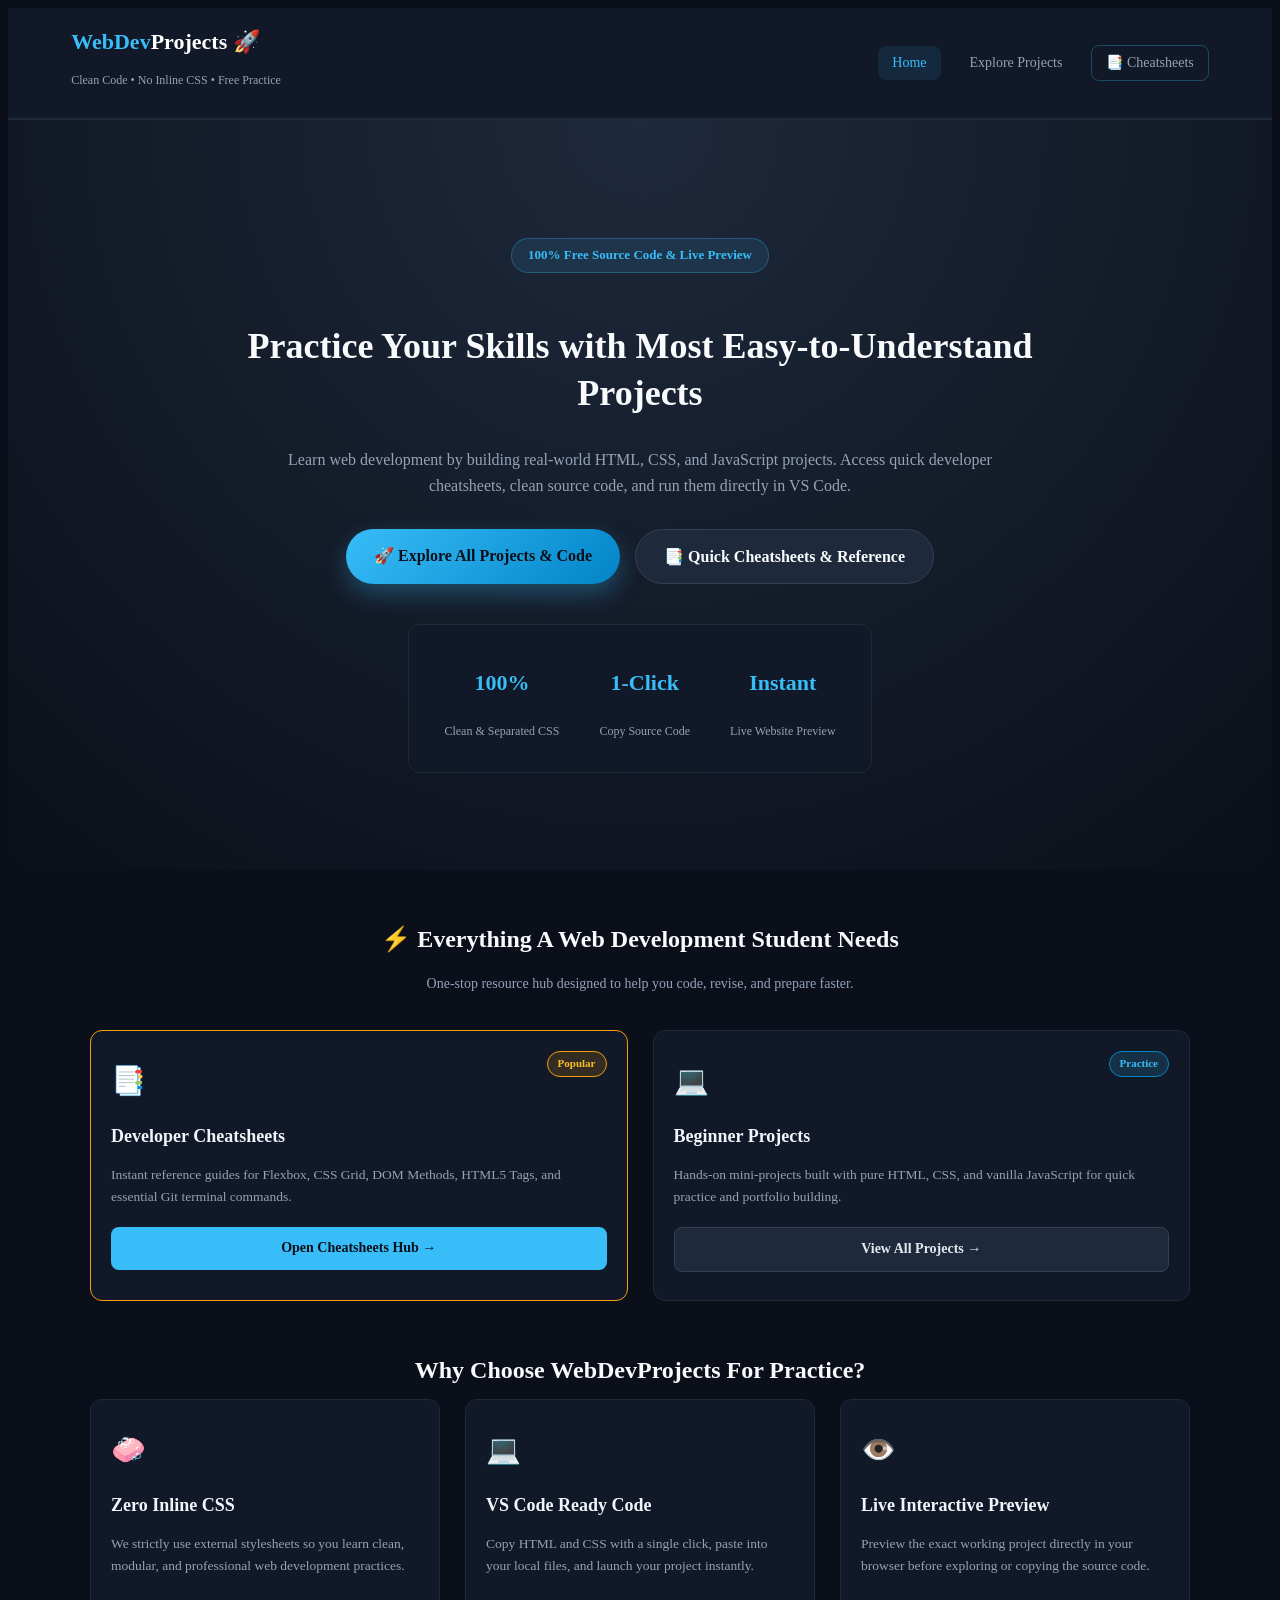
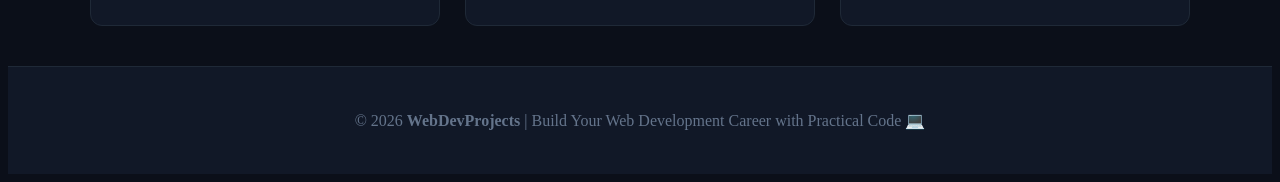
<file: index.html>
<!DOCTYPE html>
<html lang="en">
<head>
    <meta charset="UTF-8">
    <meta name="viewport" content="width=device-width, initial-scale=1.0">
    <title>WebDevProjects | Free HTML, CSS & JS Practice Projects & Cheatsheets</title>
    
    <!-- SEO Meta Tags for Google Search Ranking -->
    <meta name="description" content="Explore beginner to advanced web development projects with live demos, clean HTML, CSS, and JavaScript source code at WebDevProjects.">
    <meta name="keywords" content="WebDevProjects, Frontend Projects, HTML CSS JS Practice, Web Development Projects">
    <meta name="robots" content="index, follow">

    <!-- Google tag (gtag.js) -->
    <script async src="https://www.googletagmanager.com/gtag/js?id=G-22FEKRPH78"></script>
    <script>
      window.dataLayer = window.dataLayer || [];
      function gtag(){dataLayer.push(arguments);}
      gtag('js', new Date());

      gtag('config', 'G-22FEKRPH78');
    </script>

    <link rel="stylesheet" href="style.css">
    <link href="https://fonts.googleapis.com/css2?family=Poppins:wght@300;400;600;700&display=swap" rel="stylesheet">
</head>
<body>

    <!-- Top Navigation Bar -->
    <header class="navbar">
        <div class="logo-container">
            <a href="index.html" class="logo"><span class="highlight">WebDev</span>Projects 🚀</a>
            <p class="tagline">Clean Code • No Inline CSS • Free Practice</p>
        </div>
        
        <!-- Navigation Links -->
        <nav class="nav-links">
            <a href="index.html" class="nav-item active">Home</a>
            <a href="projects.html" class="nav-item">Explore Projects</a>
            <a href="cheatsheets.html" class="nav-item badge-nav">📑 Cheatsheets</a>
        </nav>
    </header>

    <!-- Main Hero Section -->
    <section class="hero-main">
        <span class="hero-badge">100% Free Source Code & Live Preview</span>
        
        <h1>Practice Your Skills with Most Easy-to-Understand Projects</h1>
        <p class="hero-subtitle">Learn web development by building real-world HTML, CSS, and JavaScript projects. Access quick developer cheatsheets, clean source code, and run them directly in VS Code.</p>
        
        <!-- Main CTA Button Group -->
        <div class="cta-box">
            <a href="projects.html" class="main-btn">🚀 Explore All Projects & Code</a>
            <a href="cheatsheets.html" class="secondary-btn">📑 Quick Cheatsheets & Reference</a>
        </div>

        <!-- Quick Stats Banner -->
        <div class="stats-banner">
            <div class="stat-item">
                <h3>100%</h3>
                <p>Clean & Separated CSS</p>
            </div>
            <div class="stat-item">
                <h3>1-Click</h3>
                <p>Copy Source Code</p>
            </div>
            <div class="stat-item">
                <h3>Instant</h3>
                <p>Live Website Preview</p>
            </div>
        </div>
    </section>

    <!-- Student Resource Hub Preview -->
    <section class="student-hub-overview">
        <h2 class="section-heading">⚡ Everything A Web Development Student Needs</h2>
        <p class="section-subheading">One-stop resource hub designed to help you code, revise, and prepare faster.</p>

        <div class="hub-cards-grid">
            <div class="hub-card featured-hub">
                <div class="hub-icon">📑</div>
                <span class="hub-tag">Popular</span>
                <h3>Developer Cheatsheets</h3>
                <p>Instant reference guides for Flexbox, CSS Grid, DOM Methods, HTML5 Tags, and essential Git terminal commands.</p>
                <a href="cheatsheets.html" class="btn btn-primary">Open Cheatsheets Hub →</a>
            </div>

            <div class="hub-card">
                <div class="hub-icon">💻</div>
                <span class="hub-tag basic-tag">Practice</span>
                <h3>Beginner Projects</h3>
                <p>Hands-on mini-projects built with pure HTML, CSS, and vanilla JavaScript for quick practice and portfolio building.</p>
                <a href="projects.html" class="btn btn-secondary">View All Projects →</a>
            </div>
        </div>
    </section>

    <!-- Why Choose WebDevProjects Section -->
    <section class="features-overview">
        <h2 class="section-heading">Why Choose WebDevProjects For Practice?</h2>
        
        <div class="feature-cards-grid">
            <div class="feature-box">
                <div class="feature-icon">🧼</div>
                <h3>Zero Inline CSS</h3>
                <p>We strictly use external stylesheets so you learn clean, modular, and professional web development practices.</p>
            </div>

            <div class="feature-box">
                <div class="feature-icon">💻</div>
                <h3>VS Code Ready Code</h3>
                <p>Copy HTML and CSS with a single click, paste into your local files, and launch your project instantly.</p>
            </div>

            <div class="feature-box">
                <div class="feature-icon">👁️</div>
                <h3>Live Interactive Preview</h3>
                <p>Preview the exact working project directly in your browser before exploring or copying the source code.</p>
            </div>
        </div>
    </section>

    <!-- Footer -->
    <footer>
        <p>© 2026 <strong>WebDevProjects</strong> | Build Your Web Development Career with Practical Code 💻</p>
    </footer>

</body>
</html>
</file>
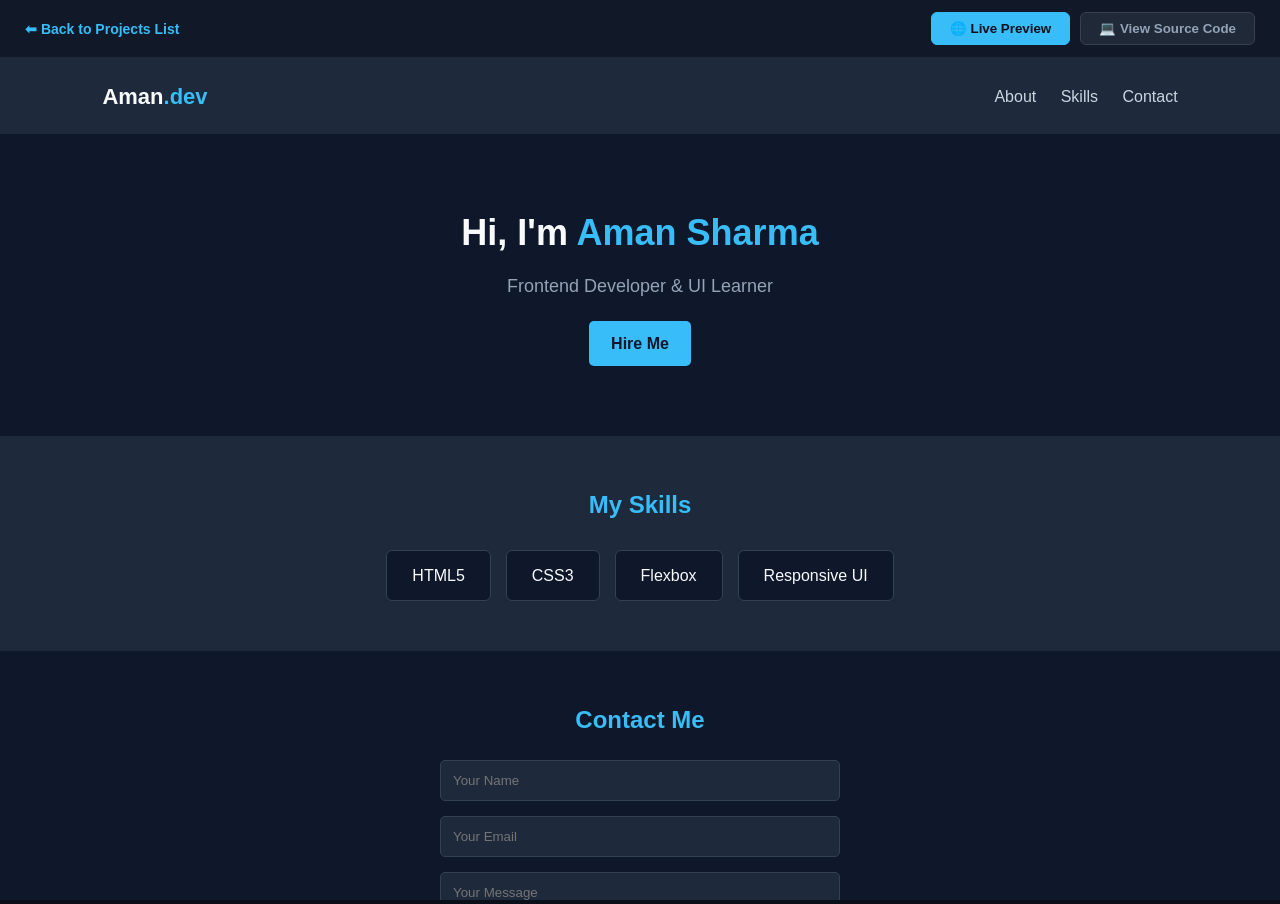
<file: projects/01-portfolio/index.html>
<!DOCTYPE html>
<html lang="en">
<head>
    <meta charset="UTF-8">
    <meta name="viewport" content="width=device-width, initial-scale=1.0">
    <title>Personal Portfolio Website | WebdevProjects</title>
    <style>
        * { margin: 0; padding: 0; box-sizing: border-box; font-family: 'Segoe UI', Tahoma, Geneva, Verdana, sans-serif; }
        body { background-color: #0b0f19; color: #e2e8f0; height: 100vh; display: flex; flex-direction: column; }

        .top-bar {
            background-color: #111827;
            padding: 12px 25px;
            display: flex;
            justify-content: space-between;
            align-items: center;
            border-bottom: 2px solid #1f2937;
        }

        .back-btn { color: #38bdf8; text-decoration: none; font-weight: 600; font-size: 14px; }
        .tabs { display: flex; gap: 10px; }

        .tab-btn {
            background-color: #1f2937;
            color: #94a3b8;
            border: 1px solid #374151;
            padding: 8px 18px;
            border-radius: 6px;
            cursor: pointer;
            font-weight: 600;
        }

        .tab-btn.active { background-color: #38bdf8; color: #0b0f19; border-color: #38bdf8; }

        .content-area { flex: 1; position: relative; }
        .tab-content { display: none; width: 100%; height: 100%; }
        .tab-content.active { display: block; }

        iframe { width: 100%; height: 100%; border: none; }

        .code-container { padding: 25px; height: 100%; overflow-y: auto; background-color: #0d1117; }
        .code-box { background-color: #161b22; border: 1px solid #30363d; border-radius: 8px; padding: 20px; margin-bottom: 25px; }
        .code-header { display: flex; justify-content: space-between; align-items: center; margin-bottom: 12px; }
        .code-title { color: #58a6ff; font-weight: 600; }
        .copy-btn { background-color: #21262d; color: #c9d1d9; border: 1px solid #30363d; padding: 5px 12px; border-radius: 4px; cursor: pointer; }
        .copy-btn:hover { background-color: #30363d; color: #fff; }
        pre { white-space: pre-wrap; font-family: monospace; font-size: 13px; color: #e6edf3; }
    </style>
</head>
<body>

    <div class="top-bar">
        <a href="../../projects.html" class="back-btn">⬅ Back to Projects List</a>
        <div class="tabs">
            <button class="tab-btn active" onclick="switchTab('preview-tab', this)">🌐 Live Preview</button>
            <button class="tab-btn" onclick="switchTab('code-tab', this)">💻 View Source Code</button>
        </div>
    </div>

    <div class="content-area">
        <!-- Live Preview Tab -->
        <div id="preview-tab" class="tab-content active">
            <iframe src="demo.html"></iframe>
        </div>

        <!-- Code Viewer Tab -->
        <div id="code-tab" class="tab-content">
            <div class="code-container">
                
                <div class="code-box">
                    <div class="code-header">
                        <span class="code-title">📄 index.html</span>
                        <button class="copy-btn" onclick="copyCode('html-code')">Copy HTML</button>
                    </div>
                    <pre><code id="html-code">&lt;!DOCTYPE html&gt;
&lt;html lang="en"&gt;
&lt;head&gt;
    &lt;meta charset="UTF-8"&gt;
    &lt;title&gt;Personal Portfolio&lt;/title&gt;
    &lt;link rel="stylesheet" href="style.css"&gt;
&lt;/head&gt;
&lt;body&gt;
    &lt;header class="navbar"&gt;
        &lt;div class="logo"&gt;Aman&lt;span class="highlight"&gt;.dev&lt;/span&gt;&lt;/div&gt;
        &lt;nav class="nav-links"&gt;
            &lt;a href="#about"&gt;About&lt;/a&gt;
            &lt;a href="#skills"&gt;Skills&lt;/a&gt;
            &lt;a href="#contact"&gt;Contact&lt;/a&gt;
        &lt;/nav&gt;
    &lt;/header&gt;

    &lt;section class="hero"&gt;
        &lt;h1&gt;Hi, I'm &lt;span class="highlight"&gt;Aman Sharma&lt;/span&gt;&lt;/h1&gt;
        &lt;p&gt;Frontend Developer &amp; UI Learner&lt;/p&gt;
        &lt;a href="#contact" class="btn"&gt;Hire Me&lt;/a&gt;
    &lt;/section&gt;

    &lt;section id="skills" class="skills-section"&gt;
        &lt;h2&gt;My Skills&lt;/h2&gt;
        &lt;div class="skills-grid"&gt;
            &lt;div class="skill-card"&gt;HTML5&lt;/div&gt;
            &lt;div class="skill-card"&gt;CSS3&lt;/div&gt;
            &lt;div class="skill-card"&gt;Flexbox&lt;/div&gt;
            &lt;div class="skill-card"&gt;Responsive UI&lt;/div&gt;
        &lt;/div&gt;
    &lt;/section&gt;

    &lt;section id="contact" class="contact-section"&gt;
        &lt;h2&gt;Contact Me&lt;/h2&gt;
        &lt;form class="contact-form"&gt;
            &lt;input type="text" placeholder="Your Name" required&gt;
            &lt;input type="email" placeholder="Your Email" required&gt;
            &lt;textarea placeholder="Your Message" rows="4" required&gt;&lt;/textarea&gt;
            &lt;button type="submit" class="btn"&gt;Send Message&lt;/button&gt;
        &lt;/form&gt;
    &lt;/section&gt;

    &lt;footer&gt;
        &lt;p&gt;&copy; 2026 Aman Sharma | Built with HTML &amp; CSS&lt;/p&gt;
    &lt;/footer&gt;
&lt;/body&gt;
&lt;/html&gt;</code></pre>
                </div>

                <div class="code-box">
                    <div class="code-header">
                        <span class="code-title">🎨 style.css</span>
                        <button class="copy-btn" onclick="copyCode('css-code')">Copy CSS</button>
                    </div>
                    <pre><code id="css-code">* { margin: 0; padding: 0; box-sizing: border-box; font-family: Arial, sans-serif; }
body { background-color: #0f172a; color: #f8fafc; line-height: 1.6; }

.navbar { display: flex; justify-content: space-between; align-items: center; padding: 20px 8%; background-color: #1e293b; }
.logo { font-size: 22px; font-weight: bold; }
.highlight { color: #38bdf8; }
.nav-links a { color: #cbd5e1; text-decoration: none; margin-left: 20px; }
.nav-links a:hover { color: #38bdf8; }

.hero { text-align: center; padding: 70px 20px; }
.hero h1 { font-size: 36px; margin-bottom: 10px; }
.hero p { color: #94a3b8; font-size: 18px; margin-bottom: 20px; }
.btn { display: inline-block; background-color: #38bdf8; color: #0f172a; padding: 10px 22px; border-radius: 5px; text-decoration: none; font-weight: bold; }

.skills-section { background-color: #1e293b; padding: 50px 8%; text-align: center; }
.skills-section h2 { color: #38bdf8; margin-bottom: 25px; }
.skills-grid { display: flex; justify-content: center; gap: 15px; flex-wrap: wrap; }
.skill-card { background-color: #0f172a; padding: 12px 25px; border-radius: 6px; border: 1px solid #334155; }

.contact-section { padding: 50px 20px; text-align: center; }
.contact-section h2 { color: #38bdf8; margin-bottom: 20px; }
.contact-form { max-width: 400px; margin: 0 auto; display: flex; flex-direction: column; gap: 15px; }
.contact-form input, .contact-form textarea { padding: 12px; background-color: #1e293b; border: 1px solid #334155; color: #fff; border-radius: 5px; }

footer { text-align: center; padding: 20px; background-color: #1e293b; color: #64748b; font-size: 14px; }</code></pre>
                </div>

            </div>
        </div>

    </div>

    <script>
        function switchTab(tabId, btn) {
            document.querySelectorAll('.tab-content').forEach(t => t.classList.remove('active'));
            document.querySelectorAll('.tab-btn').forEach(b => b.classList.remove('active'));
            document.getElementById(tabId).classList.add('active');
            btn.classList.add('active');
        }

        function copyCode(id) {
            navigator.clipboard.writeText(document.getElementById(id).innerText);
            alert("Code copied successfully! 🚀");
        }
    </script>
</body>
</html>
</file>
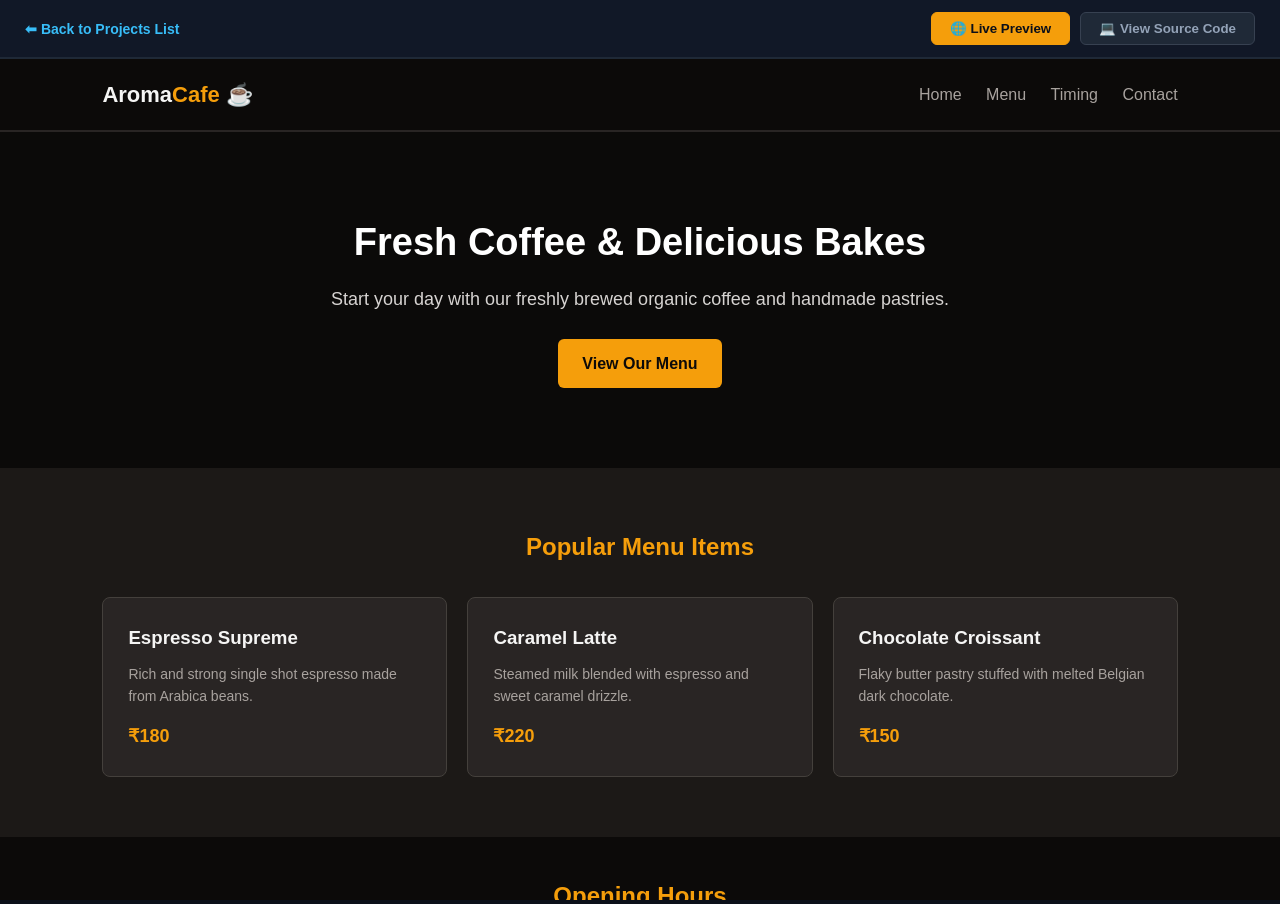
<file: projects/02-cafe/index.html>
<!DOCTYPE html>
<html lang="en">
<head>
    <meta charset="UTF-8">
    <meta name="viewport" content="width=device-width, initial-scale=1.0">
    <title>Project 02: Restaurant & Cafe Landing Page | WebdevProjects</title>
    <style>
        * { margin: 0; padding: 0; box-sizing: border-box; font-family: 'Segoe UI', Tahoma, Geneva, Verdana, sans-serif; }
        body { background-color: #0b0f19; color: #e2e8f0; height: 100vh; display: flex; flex-direction: column; }

        .top-bar {
            background-color: #111827;
            padding: 12px 25px;
            display: flex;
            justify-content: space-between;
            align-items: center;
            border-bottom: 2px solid #1f2937;
        }

        .back-btn { color: #38bdf8; text-decoration: none; font-weight: 600; font-size: 14px; }
        .tabs { display: flex; gap: 10px; }

        .tab-btn {
            background-color: #1f2937;
            color: #94a3b8;
            border: 1px solid #374151;
            padding: 8px 18px;
            border-radius: 6px;
            cursor: pointer;
            font-weight: 600;
        }

        .tab-btn.active { background-color: #f59e0b; color: #0b0f19; border-color: #f59e0b; }

        .content-area { flex: 1; position: relative; }
        .tab-content { display: none; width: 100%; height: 100%; }
        .tab-content.active { display: block; }

        iframe { width: 100%; height: 100%; border: none; }

        /* Code Viewer Styling */
        .code-container { padding: 25px; height: 100%; overflow-y: auto; background-color: #0d1117; }
        .code-box { background-color: #161b22; border: 1px solid #30363d; border-radius: 8px; padding: 20px; margin-bottom: 25px; }
        .code-header { display: flex; justify-content: space-between; align-items: center; margin-bottom: 12px; }
        .code-title { color: #fbbf24; font-weight: 600; }
        .copy-btn { background-color: #21262d; color: #c9d1d9; border: 1px solid #30363d; padding: 5px 12px; border-radius: 4px; cursor: pointer; }
        .copy-btn:hover { background-color: #30363d; color: #fff; }
        pre { white-space: pre-wrap; font-family: monospace; font-size: 13px; color: #e6edf3; background: #0d1117; padding: 15px; border-radius: 6px; line-height: 1.5; border: 1px solid #21262d; }
    </style>
</head>
<body>

    <div class="top-bar">
        <a href="../../projects.html" class="back-btn">⬅ Back to Projects List</a>
        <div class="tabs">
            <button class="tab-btn active" onclick="switchTab('preview-tab', this)">🌐 Live Preview</button>
            <button class="tab-btn" onclick="switchTab('code-tab', this)">💻 View Source Code</button>
        </div>
    </div>

    <div class="content-area">
        <!-- Live Preview Tab -->
        <div id="preview-tab" class="tab-content active">
            <iframe src="demo.html"></iframe>
        </div>

        <!-- Code Viewer Tab -->
        <div id="code-tab" class="tab-content">
            <div class="code-container">
                
                <!-- COMPLETE HTML CODE -->
                <div class="code-box">
                    <div class="code-header">
                        <span class="code-title">📄 index.html</span>
                        <button class="copy-btn" onclick="copyCode('html-code')">Copy HTML</button>
                    </div>
                    <pre><code id="html-code">&lt;!DOCTYPE html&gt;
&lt;html lang="en"&gt;
&lt;head&gt;
    &lt;meta charset="UTF-8"&gt;
    &lt;meta name="viewport" content="width=device-width, initial-scale=1.0"&gt;
    &lt;title&gt;Aroma Cafe - Taste the Best Coffee&lt;/title&gt;
    &lt;link rel="stylesheet" href="style.css"&gt;
&lt;/head&gt;
&lt;body&gt;

    &lt;!-- Navigation Header --&gt;
    &lt;header class="navbar"&gt;
        &lt;div class="logo"&gt;Aroma&lt;span&gt;Cafe&lt;/span&gt; ☕&lt;/div&gt;
        &lt;nav class="nav-links"&gt;
            &lt;a href="#home"&gt;Home&lt;/a&gt;
            &lt;a href="#menu"&gt;Menu&lt;/a&gt;
            &lt;a href="#hours"&gt;Timing&lt;/a&gt;
            &lt;a href="#contact"&gt;Contact&lt;/a&gt;
        &lt;/nav&gt;
    &lt;/header&gt;

    &lt;!-- Hero Banner --&gt;
    &lt;section id="home" class="hero"&gt;
        &lt;h1&gt;Fresh Coffee &amp; Delicious Bakes&lt;/h1&gt;
        &lt;p&gt;Start your day with our freshly brewed organic coffee and handmade pastries.&lt;/p&gt;
        &lt;a href="#menu" class="btn"&gt;View Our Menu&lt;/a&gt;
    &lt;/section&gt;

    &lt;!-- Food Menu Section --&gt;
    &lt;section id="menu" class="menu-section"&gt;
        &lt;h2&gt;Popular Menu Items&lt;/h2&gt;
        &lt;div class="menu-grid"&gt;
            &lt;div class="menu-card"&gt;
                &lt;h3&gt;Espresso Supreme&lt;/h3&gt;
                &lt;p&gt;Rich and strong single shot espresso made from Arabica beans.&lt;/p&gt;
                &lt;span class="price"&gt;₹180&lt;/span&gt;
            &lt;/div&gt;
            &lt;div class="menu-card"&gt;
                &lt;h3&gt;Caramel Latte&lt;/h3&gt;
                &lt;p&gt;Steamed milk blended with espresso and sweet caramel drizzle.&lt;/p&gt;
                &lt;span class="price"&gt;₹220&lt;/span&gt;
            &lt;/div&gt;
            &lt;div class="menu-card"&gt;
                &lt;h3&gt;Chocolate Croissant&lt;/h3&gt;
                &lt;p&gt;Flaky butter pastry stuffed with melted Belgian dark chocolate.&lt;/p&gt;
                &lt;span class="price"&gt;₹150&lt;/span&gt;
            &lt;/div&gt;
        &lt;/div&gt;
    &lt;/section&gt;

    &lt;!-- Opening Hours Table --&gt;
    &lt;section id="hours" class="hours-section"&gt;
        &lt;h2&gt;Opening Hours&lt;/h2&gt;
        &lt;table class="hours-table"&gt;
            &lt;tr&gt;
                &lt;th&gt;Day&lt;/th&gt;
                &lt;th&gt;Timings&lt;/th&gt;
            &lt;/tr&gt;
            &lt;tr&gt;
                &lt;td&gt;Monday - Friday&lt;/td&gt;
                &lt;td&gt;08:00 AM - 10:00 PM&lt;/td&gt;
            &lt;/tr&gt;
            &lt;tr&gt;
                &lt;td&gt;Saturday - Sunday&lt;/td&gt;
                &lt;td&gt;09:00 AM - 11:30 PM&lt;/td&gt;
            &lt;/tr&gt;
        &lt;/table&gt;
    &lt;/section&gt;

    &lt;!-- Footer --&gt;
    &lt;footer id="contact"&gt;
        &lt;p&gt;© 2026 Aroma Cafe | Visit Us Today 📍 Main Market Street&lt;/p&gt;
    &lt;/footer&gt;

&lt;/body&gt;
&lt;/html&gt;</code></pre>
                </div>

                <!-- COMPLETE CSS CODE -->
                <div class="code-box">
                    <div class="code-header">
                        <span class="code-title">🎨 style.css</span>
                        <button class="copy-btn" onclick="copyCode('css-code')">Copy CSS</button>
                    </div>
                    <pre><code id="css-code">* {
    margin: 0;
    padding: 0;
    box-sizing: border-box;
    font-family: Arial, sans-serif;
}

body {
    background-color: #1c1917;
    color: #f5f5f4;
    line-height: 1.6;
}

/* Navbar */
.navbar {
    display: flex;
    justify-content: space-between;
    align-items: center;
    padding: 18px 8%;
    background-color: #0c0a09;
    border-bottom: 2px solid #292524;
}

.logo {
    font-size: 22px;
    font-weight: bold;
    color: #f5f5f4;
}

.logo span {
    color: #f59e0b;
}

.nav-links a {
    color: #a8a29e;
    text-decoration: none;
    margin-left: 20px;
    transition: 0.3s;
}

.nav-links a:hover {
    color: #f59e0b;
}

/* Hero Section */
.hero {
    text-align: center;
    padding: 80px 20px;
    background: linear-gradient(rgba(0,0,0,0.6), rgba(0,0,0,0.6)), url('https://images.unsplash.com/photo-1501339847302-ac426a4a7cbb?auto=format&fit=crop&w=1200&q=80') center/cover;
}

.hero h1 {
    font-size: 38px;
    margin-bottom: 12px;
    color: #ffffff;
}

.hero p {
    font-size: 18px;
    color: #d6d3d1;
    margin-bottom: 25px;
}

.btn {
    display: inline-block;
    background-color: #f59e0b;
    color: #0c0a09;
    padding: 12px 24px;
    border-radius: 6px;
    text-decoration: none;
    font-weight: bold;
}

.btn:hover {
    background-color: #d97706;
}

/* Menu Section */
.menu-section {
    padding: 60px 8%;
    text-align: center;
}

.menu-section h2 {
    color: #f59e0b;
    margin-bottom: 30px;
}

.menu-grid {
    display: grid;
    grid-template-columns: repeat(auto-fit, minmax(260px, 1fr));
    gap: 20px;
}

.menu-card {
    background-color: #292524;
    padding: 25px;
    border-radius: 8px;
    border: 1px solid #44403c;
    text-align: left;
}

.menu-card h3 {
    color: #f5f5f4;
    margin-bottom: 10px;
}

.menu-card p {
    color: #a8a29e;
    font-size: 14px;
    margin-bottom: 15px;
}

.price {
    font-weight: bold;
    color: #f59e0b;
    font-size: 18px;
}

/* Table Section */
.hours-section {
    padding: 40px 8%;
    background-color: #0c0a09;
    text-align: center;
}

.hours-section h2 {
    color: #f59e0b;
    margin-bottom: 20px;
}

.hours-table {
    margin: 0 auto;
    border-collapse: collapse;
    width: 100%;
    max-width: 500px;
}

.hours-table th, .hours-table td {
    padding: 12px;
    border: 1px solid #292524;
}

.hours-table th {
    background-color: #292524;
    color: #f59e0b;
}

footer {
    text-align: center;
    padding: 20px;
    background-color: #1c1917;
    color: #78716c;
    font-size: 14px;
    border-top: 1px solid #292524;
}</code></pre>
                </div>

            </div>
        </div>
    </div>

    <script>
        function switchTab(tabId, btn) {
            document.querySelectorAll('.tab-content').forEach(t => t.classList.remove('active'));
            document.querySelectorAll('.tab-btn').forEach(b => b.classList.remove('active'));
            document.getElementById(tabId).classList.add('active');
            btn.classList.add('active');
        }

        function copyCode(id) {
            navigator.clipboard.writeText(document.getElementById(id).innerText);
            alert("Code copied successfully! 🚀");
        }
    </script>
</body>
</html>
</file>
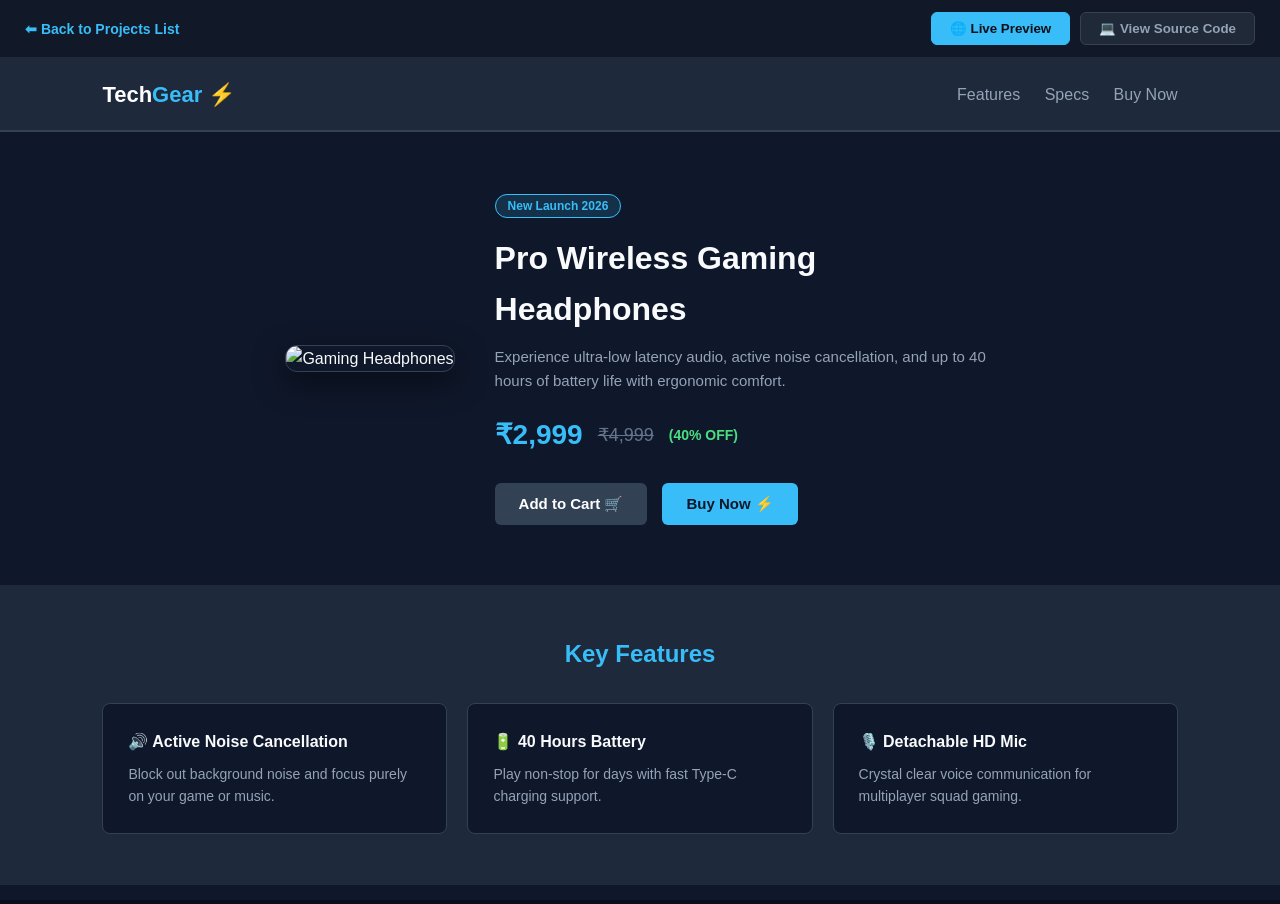
<file: projects/03-product-page/index.html>
<!DOCTYPE html>
<html lang="en">
<head>
    <meta charset="UTF-8">
    <meta name="viewport" content="width=device-width, initial-scale=1.0">
    <title>Project 03: E-Commerce Product Page | WebdevProjects</title>
    <style>
        * { margin: 0; padding: 0; box-sizing: border-box; font-family: 'Segoe UI', Tahoma, Geneva, Verdana, sans-serif; }
        body { background-color: #0b0f19; color: #e2e8f0; height: 100vh; display: flex; flex-direction: column; }

        .top-bar {
            background-color: #111827;
            padding: 12px 25px;
            display: flex;
            justify-content: space-between;
            align-items: center;
            border-bottom: 2px solid #1f2937;
        }

        .back-btn { color: #38bdf8; text-decoration: none; font-weight: 600; font-size: 14px; }
        .tabs { display: flex; gap: 10px; }

        .tab-btn {
            background-color: #1f2937;
            color: #94a3b8;
            border: 1px solid #374151;
            padding: 8px 18px;
            border-radius: 6px;
            cursor: pointer;
            font-weight: 600;
        }

        .tab-btn.active { background-color: #38bdf8; color: #0b0f19; border-color: #38bdf8; }

        .content-area { flex: 1; position: relative; }
        .tab-content { display: none; width: 100%; height: 100%; }
        .tab-content.active { display: block; }

        iframe { width: 100%; height: 100%; border: none; }

        .code-container { padding: 25px; height: 100%; overflow-y: auto; background-color: #0d1117; }
        .code-box { background-color: #161b22; border: 1px solid #30363d; border-radius: 8px; padding: 20px; margin-bottom: 25px; }
        .code-header { display: flex; justify-content: space-between; align-items: center; margin-bottom: 12px; }
        .code-title { color: #58a6ff; font-weight: 600; }
        .copy-btn { background-color: #21262d; color: #c9d1d9; border: 1px solid #30363d; padding: 5px 12px; border-radius: 4px; cursor: pointer; }
        .copy-btn:hover { background-color: #30363d; color: #fff; }
        pre { white-space: pre-wrap; font-family: monospace; font-size: 13px; color: #e6edf3; background: #0d1117; padding: 15px; border-radius: 6px; line-height: 1.5; border: 1px solid #21262d; }
    </style>
</head>
<body>

    <div class="top-bar">
        <a href="../../projects.html" class="back-btn">⬅ Back to Projects List</a>
        <div class="tabs">
            <button class="tab-btn active" onclick="switchTab('preview-tab', this)">🌐 Live Preview</button>
            <button class="tab-btn" onclick="switchTab('code-tab', this)">💻 View Source Code</button>
        </div>
    </div>

    <div class="content-area">
        <!-- Live Preview Tab -->
        <div id="preview-tab" class="tab-content active">
            <iframe src="demo.html"></iframe>
        </div>

        <!-- Code Viewer Tab -->
        <div id="code-tab" class="tab-content">
            <div class="code-container">
                
                <!-- COMPLETE HTML CODE -->
                <div class="code-box">
                    <div class="code-header">
                        <span class="code-title">📄 index.html</span>
                        <button class="copy-btn" onclick="copyCode('html-code')">Copy HTML</button>
                    </div>
                    <pre><code id="html-code">&lt;!DOCTYPE html&gt;
&lt;html lang="en"&gt;
&lt;head&gt;
    &lt;meta charset="UTF-8"&gt;
    &lt;meta name="viewport" content="width=device-width, initial-scale=1.0"&gt;
    &lt;title&gt;Wireless Gaming Headphones | Product Page&lt;/title&gt;
    &lt;link rel="stylesheet" href="style.css"&gt;
&lt;/head&gt;
&lt;body&gt;

    &lt;!-- Header Navbar --&gt;
    &lt;header class="navbar"&gt;
        &lt;div class="logo"&gt;Tech&lt;span&gt;Gear&lt;/span&gt; ⚡&lt;/div&gt;
        &lt;nav class="nav-links"&gt;
            &lt;a href="#features"&gt;Features&lt;/a&gt;
            &lt;a href="#specs"&gt;Specs&lt;/a&gt;
            &lt;a href="#buy"&gt;Buy Now&lt;/a&gt;
        &lt;/nav&gt;
    &lt;/header&gt;

    &lt;!-- Product Showcase Hero Section --&gt;
    &lt;section class="product-hero"&gt;
        &lt;div class="product-image"&gt;
            &lt;img src="https://images.unsplash.com/photo-1505740420928-5e560c06d30e?auto=format&amp;fit=crop&amp;w=600&amp;q=80" alt="Gaming Headphones"&gt;
        &lt;/div&gt;

        &lt;div class="product-details" id="buy"&gt;
            &lt;span class="category-badge"&gt;New Launch 2026&lt;/span&gt;
            &lt;h1&gt;Pro Wireless Gaming Headphones&lt;/h1&gt;
            &lt;p class="description"&gt;Experience ultra-low latency audio, active noise cancellation, and up to 40 hours of battery life with ergonomic comfort.&lt;/p&gt;

            &lt;div class="price-box"&gt;
                &lt;span class="current-price"&gt;₹2,999&lt;/span&gt;
                &lt;span class="old-price"&gt;₹4,999&lt;/span&gt;
                &lt;span class="discount"&gt;(40% OFF)&lt;/span&gt;
            &lt;/div&gt;

            &lt;div class="buy-actions"&gt;
                &lt;button class="btn btn-cart"&gt;Add to Cart 🛒&lt;/button&gt;
                &lt;button class="btn btn-buy"&gt;Buy Now ⚡&lt;/button&gt;
            &lt;/div&gt;
        &lt;/div&gt;
    &lt;/section&gt;

    &lt;!-- Key Features Grid Section --&gt;
    &lt;section id="features" class="features-section"&gt;
        &lt;h2&gt;Key Features&lt;/h2&gt;
        &lt;div class="features-grid"&gt;
            &lt;div class="feature-card"&gt;
                &lt;h3&gt;🔊 Active Noise Cancellation&lt;/h3&gt;
                &lt;p&gt;Block out background noise and focus purely on your game or music.&lt;/p&gt;
            &lt;/div&gt;
            &lt;div class="feature-card"&gt;
                &lt;h3&gt;🔋 40 Hours Battery&lt;/h3&gt;
                &lt;p&gt;Play non-stop for days with fast Type-C charging support.&lt;/p&gt;
            &lt;/div&gt;
            &lt;div class="feature-card"&gt;
                &lt;h3&gt;🎙️ Detachable HD Mic&lt;/h3&gt;
                &lt;p&gt;Crystal clear voice communication for multiplayer squad gaming.&lt;/p&gt;
            &lt;/div&gt;
        &lt;/div&gt;
    &lt;/section&gt;

    &lt;!-- Footer --&gt;
    &lt;footer&gt;
        &lt;p&gt;© 2026 TechGear Electronics | 1 Year Warranty Included 🛡️&lt;/p&gt;
    &lt;/footer&gt;

&lt;/body&gt;
&lt;/html&gt;</code></pre>
                </div>

                <!-- COMPLETE CSS CODE -->
                <div class="code-box">
                    <div class="code-header">
                        <span class="code-title">🎨 style.css</span>
                        <button class="copy-btn" onclick="copyCode('css-code')">Copy CSS</button>
                    </div>
                    <pre><code id="css-code">* {
    margin: 0;
    padding: 0;
    box-sizing: border-box;
    font-family: Arial, sans-serif;
}

body {
    background-color: #0f172a;
    color: #f8fafc;
    line-height: 1.6;
}

.navbar {
    display: flex;
    justify-content: space-between;
    align-items: center;
    padding: 18px 8%;
    background-color: #1e293b;
    border-bottom: 2px solid #334155;
}

.logo {
    font-size: 22px;
    font-weight: bold;
    color: #ffffff;
}

.logo span {
    color: #38bdf8;
}

.nav-links a {
    color: #94a3b8;
    text-decoration: none;
    margin-left: 20px;
    transition: 0.3s;
}

.nav-links a:hover {
    color: #38bdf8;
}

.product-hero {
    display: flex;
    justify-content: center;
    align-items: center;
    gap: 40px;
    padding: 60px 8%;
    flex-wrap: wrap;
}

.product-image img {
    max-width: 100%;
    width: 380px;
    border-radius: 12px;
    box-shadow: 0 10px 30px rgba(0,0,0,0.5);
    border: 1px solid #334155;
}

.product-details {
    max-width: 500px;
}

.category-badge {
    background-color: rgba(56, 189, 248, 0.15);
    color: #38bdf8;
    border: 1px solid #38bdf8;
    padding: 4px 12px;
    border-radius: 20px;
    font-size: 12px;
    font-weight: bold;
}

.product-details h1 {
    font-size: 32px;
    margin: 15px 0 10px;
    color: #f8fafc;
}

.description {
    color: #94a3b8;
    font-size: 15px;
    margin-bottom: 20px;
}

.price-box {
    display: flex;
    align-items: center;
    gap: 15px;
    margin-bottom: 25px;
}

.current-price {
    font-size: 28px;
    font-weight: bold;
    color: #38bdf8;
}

.old-price {
    font-size: 18px;
    color: #64748b;
    text-decoration: line-through;
}

.discount {
    color: #4ade80;
    font-weight: bold;
    font-size: 14px;
}

.buy-actions {
    display: flex;
    gap: 15px;
}

.btn {
    padding: 12px 24px;
    border-radius: 6px;
    font-size: 15px;
    font-weight: bold;
    border: none;
    cursor: pointer;
    transition: 0.3s;
}

.btn-cart {
    background-color: #334155;
    color: #ffffff;
}

.btn-cart:hover {
    background-color: #475569;
}

.btn-buy {
    background-color: #38bdf8;
    color: #0f172a;
}

.btn-buy:hover {
    background-color: #0284c7;
    color: #ffffff;
}

.features-section {
    padding: 50px 8%;
    background-color: #1e293b;
    text-align: center;
}

.features-section h2 {
    color: #38bdf8;
    margin-bottom: 30px;
}

.features-grid {
    display: grid;
    grid-template-columns: repeat(auto-fit, minmax(250px, 1fr));
    gap: 20px;
}

.feature-card {
    background-color: #0f172a;
    padding: 25px;
    border-radius: 8px;
    border: 1px solid #334155;
    text-align: left;
}

.feature-card h3 {
    font-size: 16px;
    color: #f8fafc;
    margin-bottom: 8px;
}

.feature-card p {
    color: #94a3b8;
    font-size: 14px;
}

footer {
    text-align: center;
    padding: 20px;
    background-color: #0f172a;
    color: #64748b;
    font-size: 14px;
    border-top: 1px solid #1e293b;
}</code></pre>
                </div>

            </div>
        </div>
    </div>

    <script>
        function switchTab(tabId, btn) {
            document.querySelectorAll('.tab-content').forEach(t => t.classList.remove('active'));
            document.querySelectorAll('.tab-btn').forEach(b => b.classList.remove('active'));
            document.getElementById(tabId).classList.add('active');
            btn.classList.add('active');
        }

        function copyCode(id) {
            navigator.clipboard.writeText(document.getElementById(id).innerText);
            alert("Code copied successfully! 🚀");
        }
    </script>
</body>
</html>
</file>
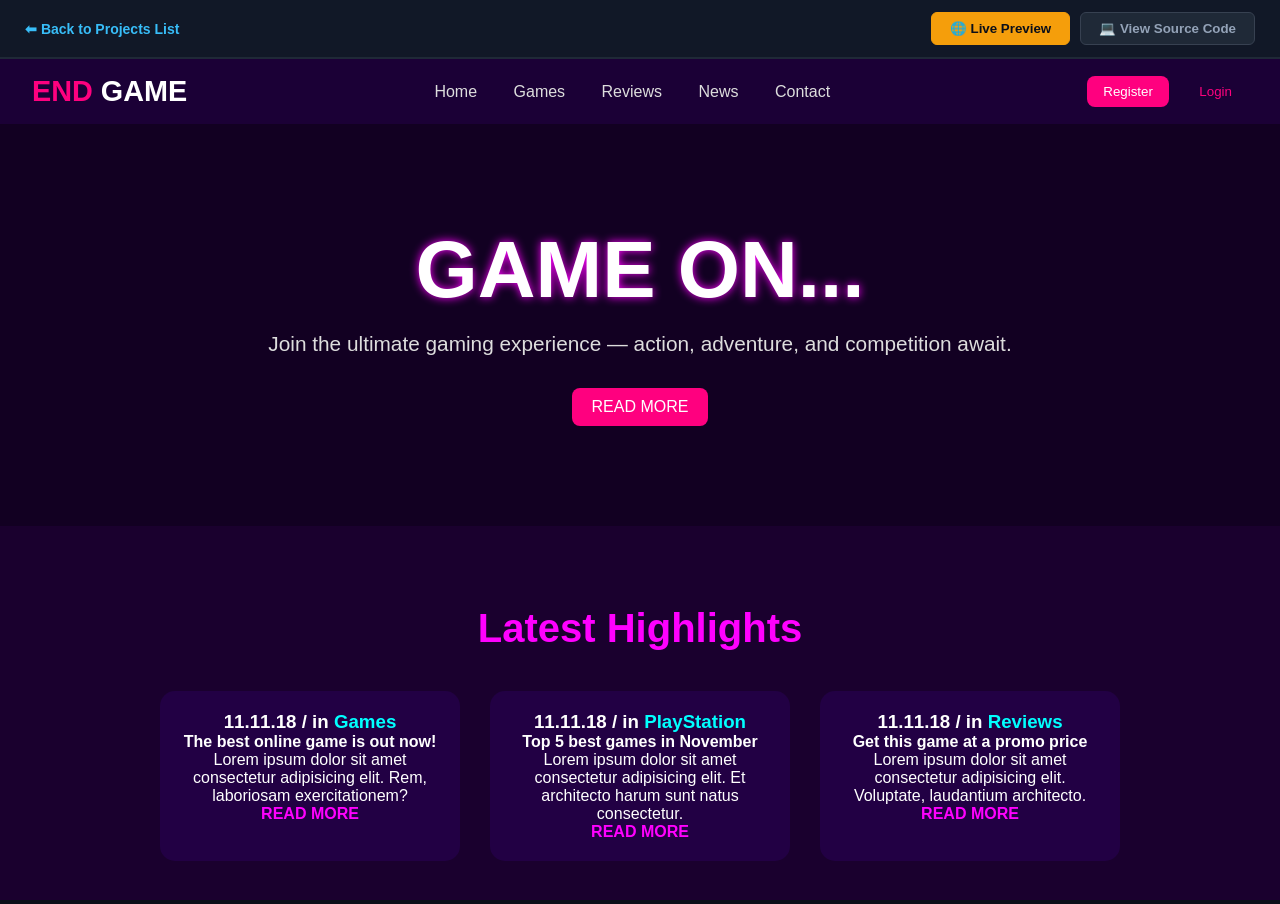
<file: projects/04-gaming-zone/index.html>
<!DOCTYPE html>
<html lang="en">
<head>
    <meta charset="UTF-8">
    <meta name="viewport" content="width=device-width, initial-scale=1.0">
    <title>End Game - Gaming Zone Showcase | WebdevProjects</title>
    <style>
        * { margin: 0; padding: 0; box-sizing: border-box; font-family: 'Segoe UI', Tahoma, Geneva, Verdana, sans-serif; }
        body { background-color: #0b0f19; color: #e2e8f0; height: 100vh; display: flex; flex-direction: column; }

        /* Top Bar Navigation */
        .top-bar {
            background-color: #111827;
            padding: 12px 25px;
            display: flex;
            justify-content: space-between;
            align-items: center;
            border-bottom: 2px solid #1f2937;
        }

        .back-btn { color: #38bdf8; text-decoration: none; font-weight: 600; font-size: 14px; }
        .tabs { display: flex; gap: 10px; }

        .tab-btn {
            background-color: #1f2937;
            color: #94a3b8;
            border: 1px solid #374151;
            padding: 8px 18px;
            border-radius: 6px;
            cursor: pointer;
            font-weight: 600;
        }

        .tab-btn.active { background-color: #f59e0b; color: #0b0f19; border-color: #f59e0b; }

        .content-area { flex: 1; position: relative; }
        .tab-content { display: none; width: 100%; height: 100%; }
        .tab-content.active { display: block; }

        iframe { width: 100%; height: 100%; border: none; }

        /* Code Viewer Styling */
        .code-container { padding: 25px; height: 100%; overflow-y: auto; background-color: #0d1117; }
        .code-box { background-color: #161b22; border: 1px solid #30363d; border-radius: 8px; padding: 20px; margin-bottom: 25px; }
        .code-header { display: flex; justify-content: space-between; align-items: center; margin-bottom: 12px; }
        .code-title { color: #fbbf24; font-weight: 600; }
        .copy-btn { background-color: #21262d; color: #c9d1d9; border: 1px solid #30363d; padding: 5px 12px; border-radius: 4px; cursor: pointer; }
        .copy-btn:hover { background-color: #30363d; color: #fff; }
        pre { white-space: pre-wrap; font-family: monospace; font-size: 13px; color: #e6edf3; background: #0d1117; padding: 15px; border-radius: 6px; line-height: 1.5; border: 1px solid #21262d; }
    </style>
</head>
<body>

    <!-- Top Bar -->
    <div class="top-bar">
        <a href="../../projects.html" class="back-btn">⬅ Back to Projects List</a>
        <div class="tabs">
            <button class="tab-btn active" onclick="switchTab('preview-tab', this)">🌐 Live Preview</button>
            <button class="tab-btn" onclick="switchTab('code-tab', this)">💻 View Source Code</button>
        </div>
    </div>

    <div class="content-area">
        <!-- Live Preview Tab -->
        <div id="preview-tab" class="tab-content active">
            <iframe src="demo.html"></iframe>
        </div>

        <!-- Code Viewer Tab -->
        <div id="code-tab" class="tab-content">
            <div class="code-container">
                
                <!-- COMPLETE HTML CODE BOX -->
                <div class="code-box">
                    <div class="code-header">
                        <span class="code-title">📄 index.html (Student Version)</span>
                        <button class="copy-btn" onclick="copyCode('html-code')">Copy HTML</button>
                    </div>
                    <pre><code id="html-code">&lt;!DOCTYPE html&gt;
&lt;html lang="en"&gt;
&lt;head&gt;
    &lt;meta charset="UTF-8"&gt;
    &lt;meta name="viewport" content="width=device-width, initial-scale=1.0"&gt;
    &lt;title&gt;End Game - Gaming Zone&lt;/title&gt;
    &lt;link rel="stylesheet" href="style.css"&gt;
&lt;/head&gt;
&lt;body&gt;

    &lt;!-- Gaming Zone Header --&gt;
    &lt;header class="navbar"&gt;
        &lt;div class="logo"&gt;&lt;span class="highlight"&gt;END&lt;/span&gt; GAME 🎮&lt;/div&gt;
        &lt;nav class="nav-links"&gt;
            &lt;a href="#home"&gt;Home&lt;/a&gt;
            &lt;a href="#games"&gt;Games&lt;/a&gt;
            &lt;a href="#trending"&gt;Trending&lt;/a&gt;
        &lt;/nav&gt;
    &lt;/header&gt;

    &lt;!-- Gaming Hero Section --&gt;
    &lt;section id="home" class="hero"&gt;
        &lt;h1&gt;WELCOME TO THE &lt;span class="highlight"&gt;GAMING ZONE&lt;/span&gt;&lt;/h1&gt;
        &lt;p&gt;Explore the ultimate collection of trending online games with stunning dark UI.&lt;/p&gt;
        &lt;button class="btn-glow" id="playBtn"&gt;Play Now 🚀&lt;/button&gt;
    &lt;/section&gt;

    &lt;!-- Featured Games Section --&gt;
    &lt;section id="games" class="games-section"&gt;
        &lt;h2&gt;Featured Games&lt;/h2&gt;
        &lt;div class="game-grid"&gt;
            &lt;div class="game-card"&gt;
                &lt;h3&gt;Cyberpunk 2077&lt;/h3&gt;
                &lt;p&gt;Action RPG Experience&lt;/p&gt;
            &lt;/div&gt;
            &lt;div class="game-card"&gt;
                &lt;h3&gt;Valorant Arena&lt;/h3&gt;
                &lt;p&gt;Tactical 5v5 Shooter&lt;/p&gt;
            &lt;/div&gt;
            &lt;div class="game-card"&gt;
                &lt;h3&gt;Apex Warriors&lt;/h3&gt;
                &lt;p&gt;Battle Royale Mayhem&lt;/p&gt;
            &lt;/div&gt;
        &lt;/div&gt;
    &lt;/section&gt;

    &lt;script src="script.js"&gt;&lt;/script&gt;
&lt;/body&gt;
&lt;/html&gt;</code></pre>
                </div>

                <!-- COMPLETE CSS CODE BOX -->
                <div class="code-box">
                    <div class="code-header">
                        <span class="code-title">🎨 style.css</span>
                        <button class="copy-btn" onclick="copyCode('css-code')">Copy CSS</button>
                    </div>
                    <pre><code id="css-code">* {
    margin: 0;
    padding: 0;
    box-sizing: border-box;
    font-family: 'Segoe UI', Tahoma, Geneva, Verdana, sans-serif;
}

body {
    background-color: #0b0f19;
    color: #ffffff;
    line-height: 1.6;
}

.navbar {
    display: flex;
    justify-content: space-between;
    align-items: center;
    padding: 20px 8%;
    background-color: #111827;
    border-bottom: 2px solid #1f2937;
}

.logo {
    font-size: 24px;
    font-weight: bold;
}

.highlight {
    color: #f59e0b;
}

.nav-links a {
    color: #94a3b8;
    text-decoration: none;
    margin-left: 20px;
    transition: 0.3s;
}

.nav-links a:hover {
    color: #f59e0b;
}

.hero {
    text-align: center;
    padding: 80px 20px;
    background: radial-gradient(circle at center, #1e1b4b 0%, #0b0f19 100%);
}

.hero h1 {
    font-size: 38px;
    margin-bottom: 15px;
}

.hero p {
    color: #94a3b8;
    margin-bottom: 25px;
}

.btn-glow {
    background-color: #f59e0b;
    color: #0b0f19;
    padding: 12px 28px;
    border: none;
    border-radius: 6px;
    font-weight: bold;
    font-size: 16px;
    cursor: pointer;
    box-shadow: 0 0 15px rgba(245, 158, 11, 0.4);
    transition: 0.3s;
}

.btn-glow:hover {
    background-color: #d97706;
    color: #fff;
    box-shadow: 0 0 25px rgba(245, 158, 11, 0.7);
}

.games-section {
    padding: 60px 8%;
    text-align: center;
}

.games-section h2 {
    color: #f59e0b;
    margin-bottom: 30px;
}

.game-grid {
    display: grid;
    grid-template-columns: repeat(auto-fit, minmax(250px, 1fr));
    gap: 20px;
}

.game-card {
    background-color: #111827;
    padding: 25px;
    border-radius: 10px;
    border: 1px solid #1f2937;
    transition: 0.3s;
}

.game-card:hover {
    border-color: #f59e0b;
    transform: translateY(-5px);
}</code></pre>
                </div>

                <!-- COMPLETE JS CODE BOX (UPDATED) -->
                <div class="code-box">
                    <div class="code-header">
                        <span class="code-title">⚡ script.js</span>
                        <button class="copy-btn" onclick="copyCode('js-code')">Copy JS</button>
                    </div>
                    <pre><code id="js-code">// ===== Scroll Animation =====
const fadeElements = document.querySelectorAll('.fade-up');
const observer = new IntersectionObserver(entries => {
  entries.forEach(entry => {
    if (entry.isIntersecting) {
      entry.target.classList.add('show');
    }
  });
}, { threshold: 0.2 });

fadeElements.forEach(el => observer.observe(el));


// ===== Navigation Highlight on Scroll =====
const sections = document.querySelectorAll('section');
const navLinks = document.querySelectorAll('.nav-item');

window.addEventListener('scroll', () => {
  let current = '';
  sections.forEach(section => {
    const sectionTop = section.offsetTop - 100;
    if (scrollY >= sectionTop) current = section.getAttribute('id');
  });

  navLinks.forEach(link => {
    link.classList.remove('active');
    if (link.getAttribute('href').includes(current)) link.classList.add('active');
  });
});


// ===== Smooth Scroll =====
document.querySelectorAll('a[href^="#"]').forEach(link => {
  link.addEventListener('click', e => {
    e.preventDefault();
    document.querySelector(link.getAttribute('href')).scrollIntoView({
      behavior: 'smooth'
    });
  });
});


// ===== Button Glow + Sound =====
const buttons = document.querySelectorAll('.glow');
const clickSound = new Audio('https://cdn.pixabay.com/download/audio/2022/03/15/audio_0e29500ce7.mp3?filename=click-124467.mp3');

buttons.forEach(btn => {
  btn.addEventListener('mouseenter', () => btn.classList.add('active-glow'));
  btn.addEventListener('mouseleave', () => btn.classList.remove('active-glow'));
  btn.addEventListener('click', () => {
    clickSound.currentTime = 0;
    clickSound.play();
  });
});


// ===== Email Subscribe Toast =====
const form = document.querySelector('#subscribe-form');
const toast = document.querySelector('#toast');

form.addEventListener('submit', e => {
  e.preventDefault();
  const email = document.querySelector('#email').value;
  if (!email.includes('@')) {
    toast.textContent = "❌ Please enter a valid email.";
  } else {
    toast.textContent = "✅ Thanks for subscribing, gamer!";
  }
  toast.classList.add('show-toast');
  setTimeout(() => toast.classList.remove('show-toast'), 3000);
});</code></pre>
                </div>

            </div>
        </div>

    </div>

    <script>
        function switchTab(tabId, btn) {
            document.querySelectorAll('.tab-content').forEach(t => t.classList.remove('active'));
            document.querySelectorAll('.tab-btn').forEach(b => b.classList.remove('active'));
            document.getElementById(tabId).classList.add('active');
            btn.classList.add('active');
        }

        function copyCode(id) {
            navigator.clipboard.writeText(document.getElementById(id).innerText);
            alert("Code copied successfully! 🚀");
        }
    </script>
</body>
</html>
</file>
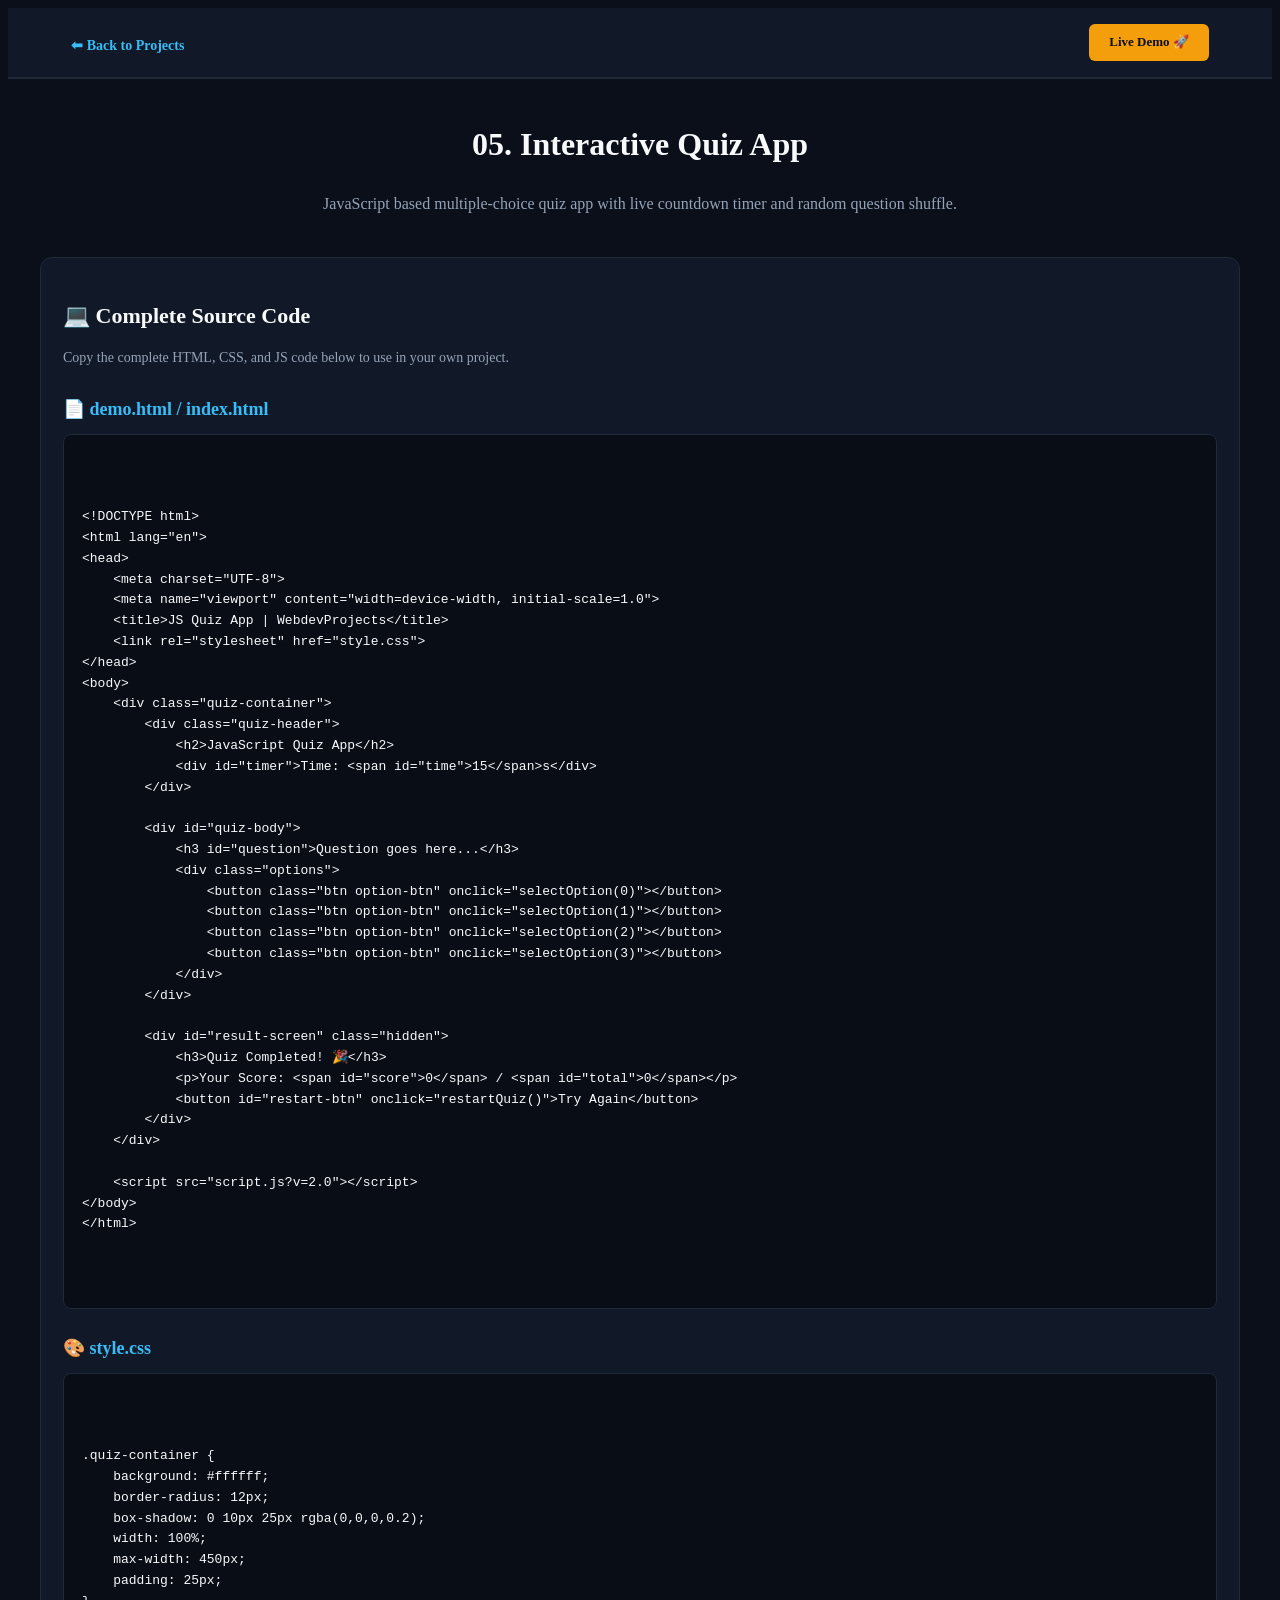
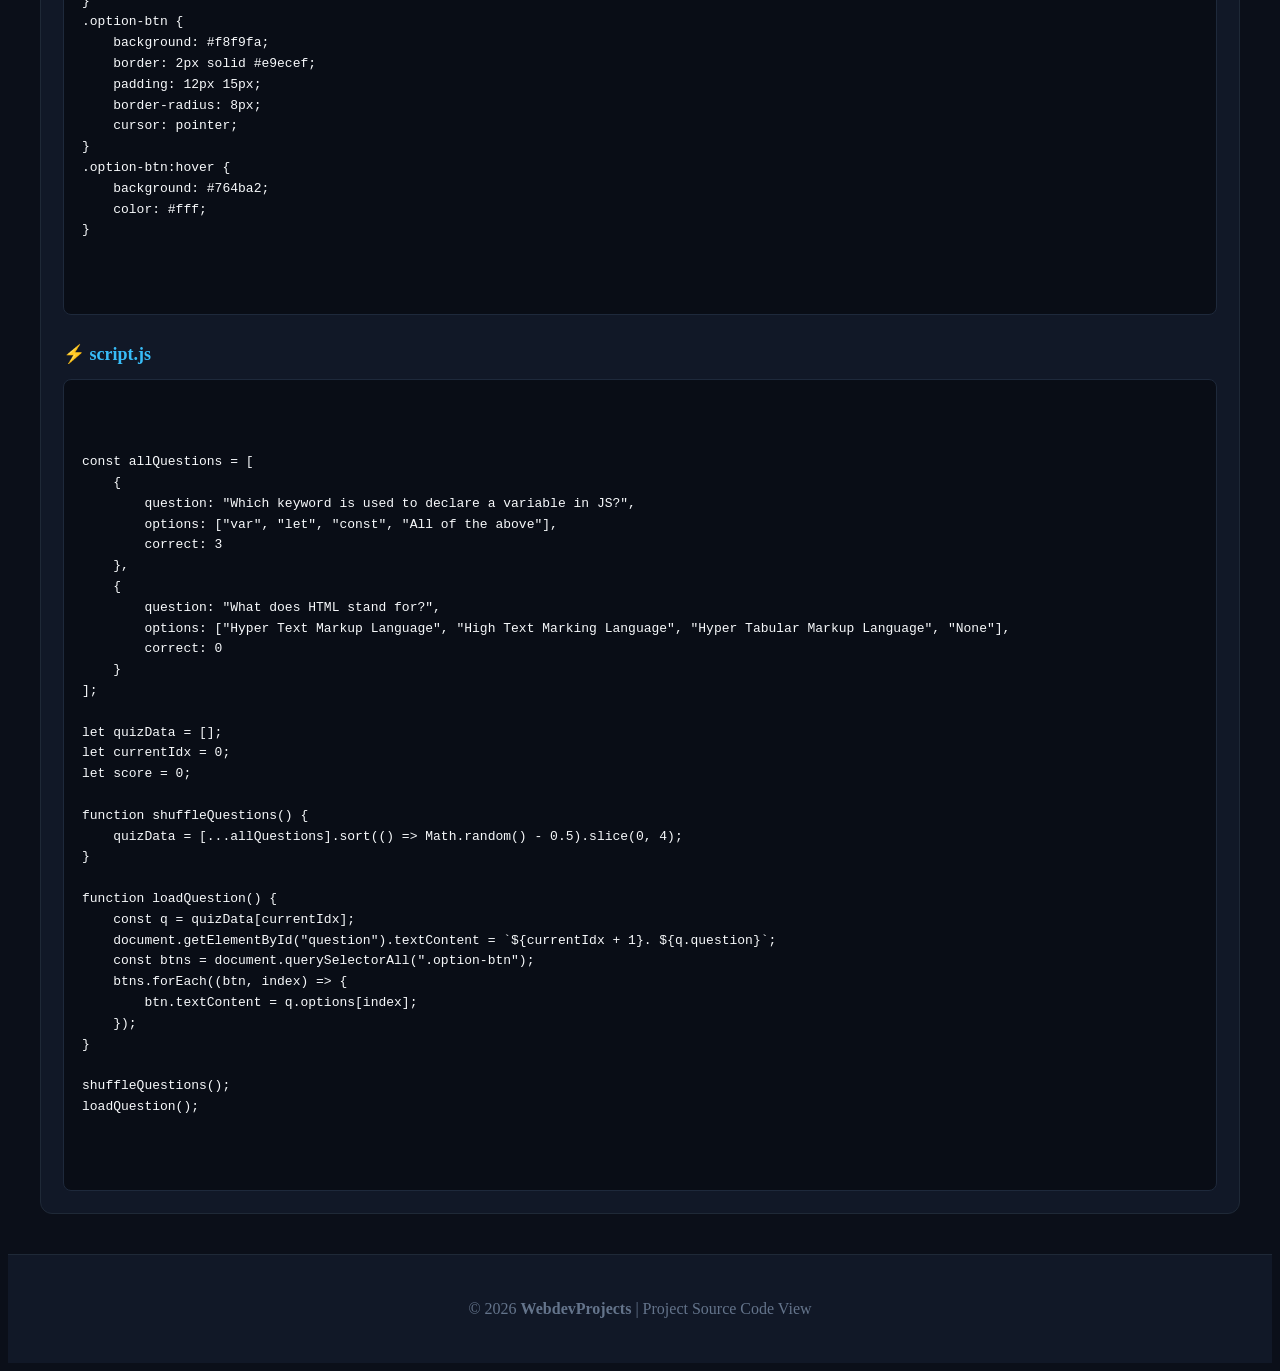
<file: projects/05-quiz-app/index.html>
<!DOCTYPE html>
<html lang="hi">
<head>
    <meta charset="UTF-8">
    <meta name="viewport" content="width=device-width, initial-scale=1.0">
    <title>05. Interactive Quiz App - Source Code | WebdevProjects</title>
    <link rel="stylesheet" href="../../style.css">
    <link href="https://fonts.googleapis.com/css2?family=Poppins:wght@300;400;600;700&display=swap" rel="stylesheet">
    <style>
        .code-header {
            display: flex;
            justify-content: space-between;
            align-items: center;
            margin-top: 25px;
            margin-bottom: 10px;
        }
        .code-title {
            color: #38bdf8;
            font-size: 18px;
            font-weight: 600;
        }
    </style>
</head>
<body>

    <!-- TOP NAVBAR -->
    <header class="navbar">
        <div class="logo">
            <a href="../../projects.html" class="back-home">⬅ Back to Projects</a>
        </div>
        <div class="nav-links">
            <a href="demo.html" class="btn btn-glow" style="padding: 8px 20px; font-size: 13px; text-decoration: none; border-radius: 6px; display: inline-block;">Live Demo 🚀</a>
        </div>
    </header>

    <!-- MAIN CONTAINER -->
    <main class="container">
        
        <div class="page-title">
            <h1>05. Interactive Quiz App</h1>
            <p>JavaScript based multiple-choice quiz app with live countdown timer and random question shuffle.</p>
        </div>

        <!-- SOURCE CODE SECTION -->
        <section class="cheatsheet-card" style="margin-top: 30px;">
            <h2 style="color: #f8fafc; font-size: 22px; margin-bottom: 5px;">💻 Complete Source Code</h2>
            <p style="color: #94a3b8; font-size: 14px;">Copy the complete HTML, CSS, and JS code below to use in your own project.</p>

            <!-- 1. HTML CODE -->
            <div class="code-header">
                <span class="code-title">📄 demo.html / index.html</span>
            </div>
            <div class="code-box">
                <pre><code>&lt;!DOCTYPE html&gt;
&lt;html lang="en"&gt;
&lt;head&gt;
    &lt;meta charset="UTF-8"&gt;
    &lt;meta name="viewport" content="width=device-width, initial-scale=1.0"&gt;
    &lt;title&gt;JS Quiz App | WebdevProjects&lt;/title&gt;
    &lt;link rel="stylesheet" href="style.css"&gt;
&lt;/head&gt;
&lt;body&gt;
    &lt;div class="quiz-container"&gt;
        &lt;div class="quiz-header"&gt;
            &lt;h2&gt;JavaScript Quiz App&lt;/h2&gt;
            &lt;div id="timer"&gt;Time: &lt;span id="time"&gt;15&lt;/span&gt;s&lt;/div&gt;
        &lt;/div&gt;
        
        &lt;div id="quiz-body"&gt;
            &lt;h3 id="question"&gt;Question goes here...&lt;/h3&gt;
            &lt;div class="options"&gt;
                &lt;button class="btn option-btn" onclick="selectOption(0)"&gt;&lt;/button&gt;
                &lt;button class="btn option-btn" onclick="selectOption(1)"&gt;&lt;/button&gt;
                &lt;button class="btn option-btn" onclick="selectOption(2)"&gt;&lt;/button&gt;
                &lt;button class="btn option-btn" onclick="selectOption(3)"&gt;&lt;/button&gt;
            &lt;/div&gt;
        &lt;/div&gt;

        &lt;div id="result-screen" class="hidden"&gt;
            &lt;h3&gt;Quiz Completed! 🎉&lt;/h3&gt;
            &lt;p&gt;Your Score: &lt;span id="score"&gt;0&lt;/span&gt; / &lt;span id="total"&gt;0&lt;/span&gt;&lt;/p&gt;
            &lt;button id="restart-btn" onclick="restartQuiz()"&gt;Try Again&lt;/button&gt;
        &lt;/div&gt;
    &lt;/div&gt;

    &lt;script src="script.js?v=2.0"&gt;&lt;/script&gt;
&lt;/body&gt;
&lt;/html&gt;</code></pre>
            </div>

            <!-- 2. CSS CODE -->
            <div class="code-header">
                <span class="code-title">🎨 style.css</span>
            </div>
            <div class="code-box">
                <pre><code>.quiz-container {
    background: #ffffff;
    border-radius: 12px;
    box-shadow: 0 10px 25px rgba(0,0,0,0.2);
    width: 100%;
    max-width: 450px;
    padding: 25px;
}
.option-btn {
    background: #f8f9fa;
    border: 2px solid #e9ecef;
    padding: 12px 15px;
    border-radius: 8px;
    cursor: pointer;
}
.option-btn:hover {
    background: #764ba2;
    color: #fff;
}</code></pre>
            </div>

            <!-- 3. JS CODE -->
            <div class="code-header">
                <span class="code-title">⚡ script.js</span>
            </div>
            <div class="code-box">
                <pre><code>const allQuestions = [
    {
        question: "Which keyword is used to declare a variable in JS?",
        options: ["var", "let", "const", "All of the above"],
        correct: 3
    },
    {
        question: "What does HTML stand for?",
        options: ["Hyper Text Markup Language", "High Text Marking Language", "Hyper Tabular Markup Language", "None"],
        correct: 0
    }
];

let quizData = [];
let currentIdx = 0;
let score = 0;

function shuffleQuestions() {
    quizData = [...allQuestions].sort(() => Math.random() - 0.5).slice(0, 4);
}

function loadQuestion() {
    const q = quizData[currentIdx];
    document.getElementById("question").textContent = `${currentIdx + 1}. ${q.question}`;
    const btns = document.querySelectorAll(".option-btn");
    btns.forEach((btn, index) => {
        btn.textContent = q.options[index];
    });
}

shuffleQuestions();
loadQuestion();</code></pre>
            </div>

        </section>

    </main>

    <!-- FOOTER -->
    <footer>
        <p>© 2026 <strong>WebdevProjects</strong> | Project Source Code View</p>
    </footer>

</body>
</html>
</file>
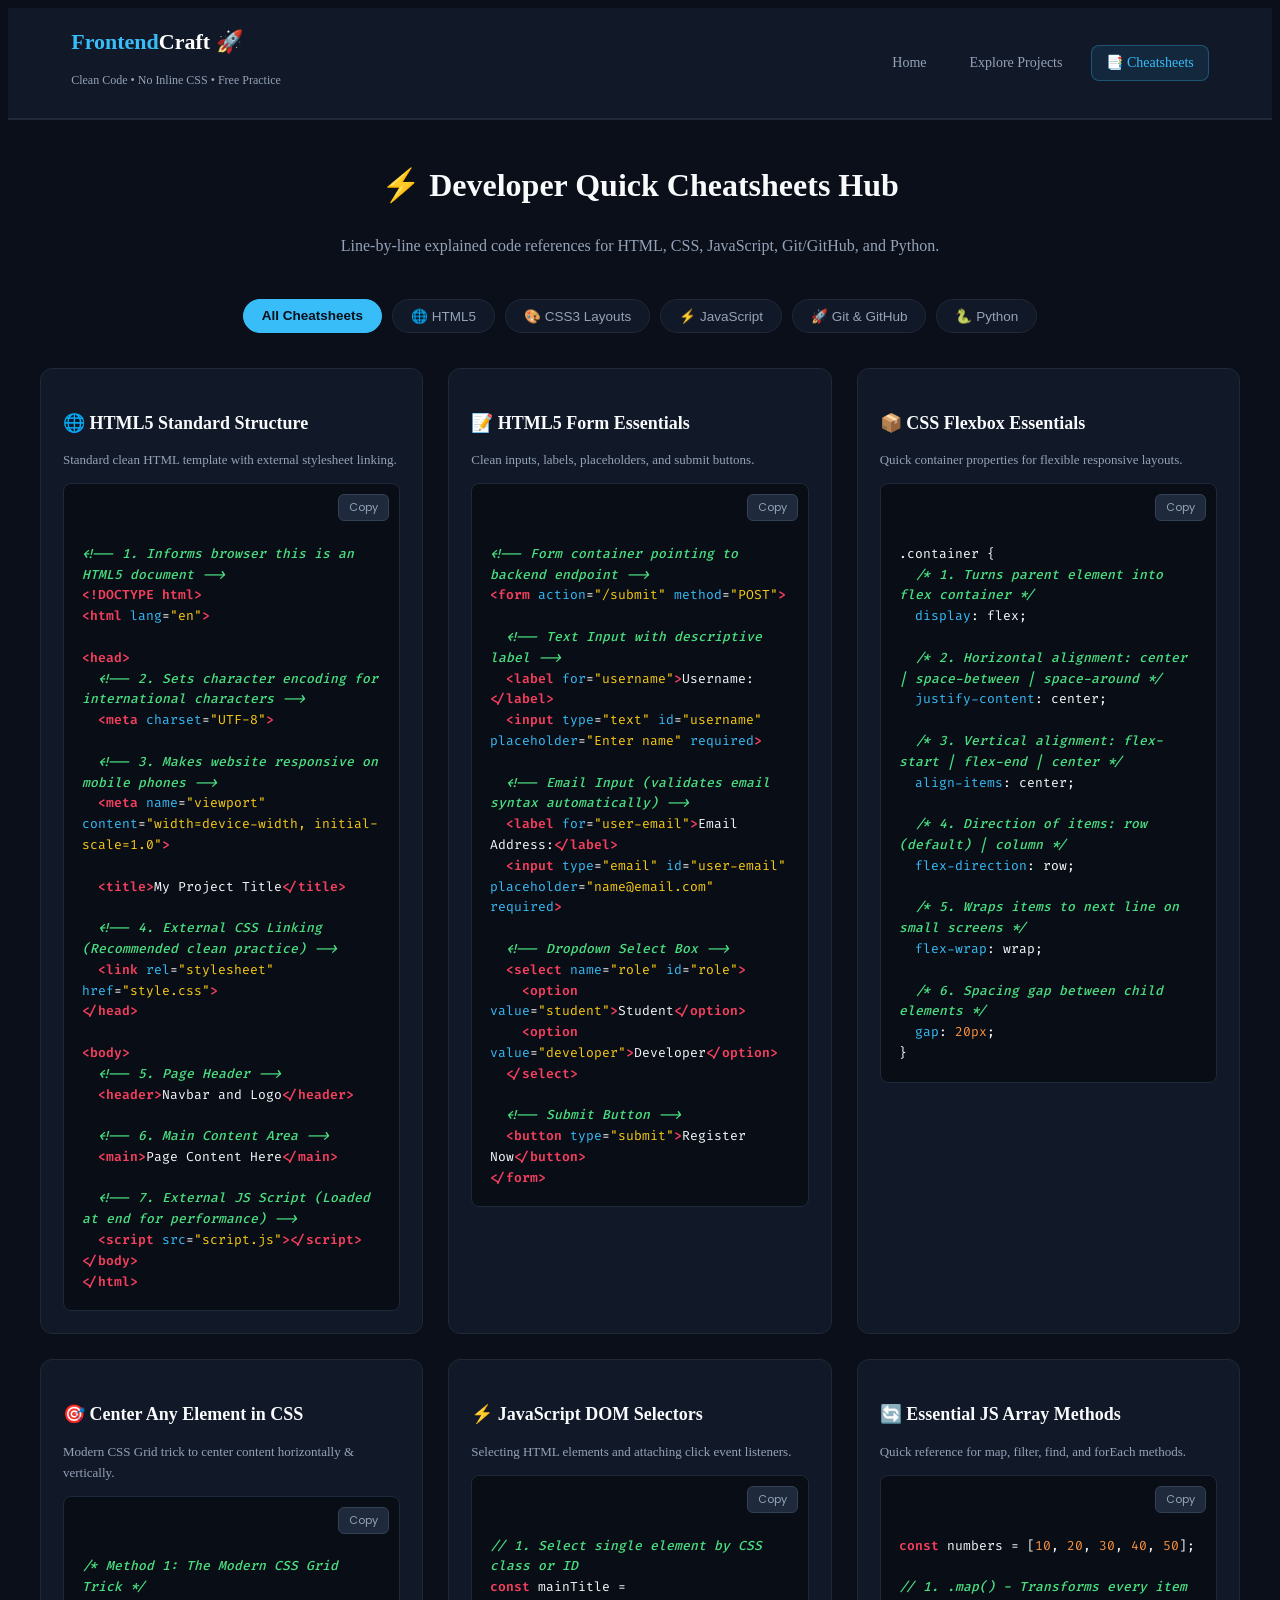
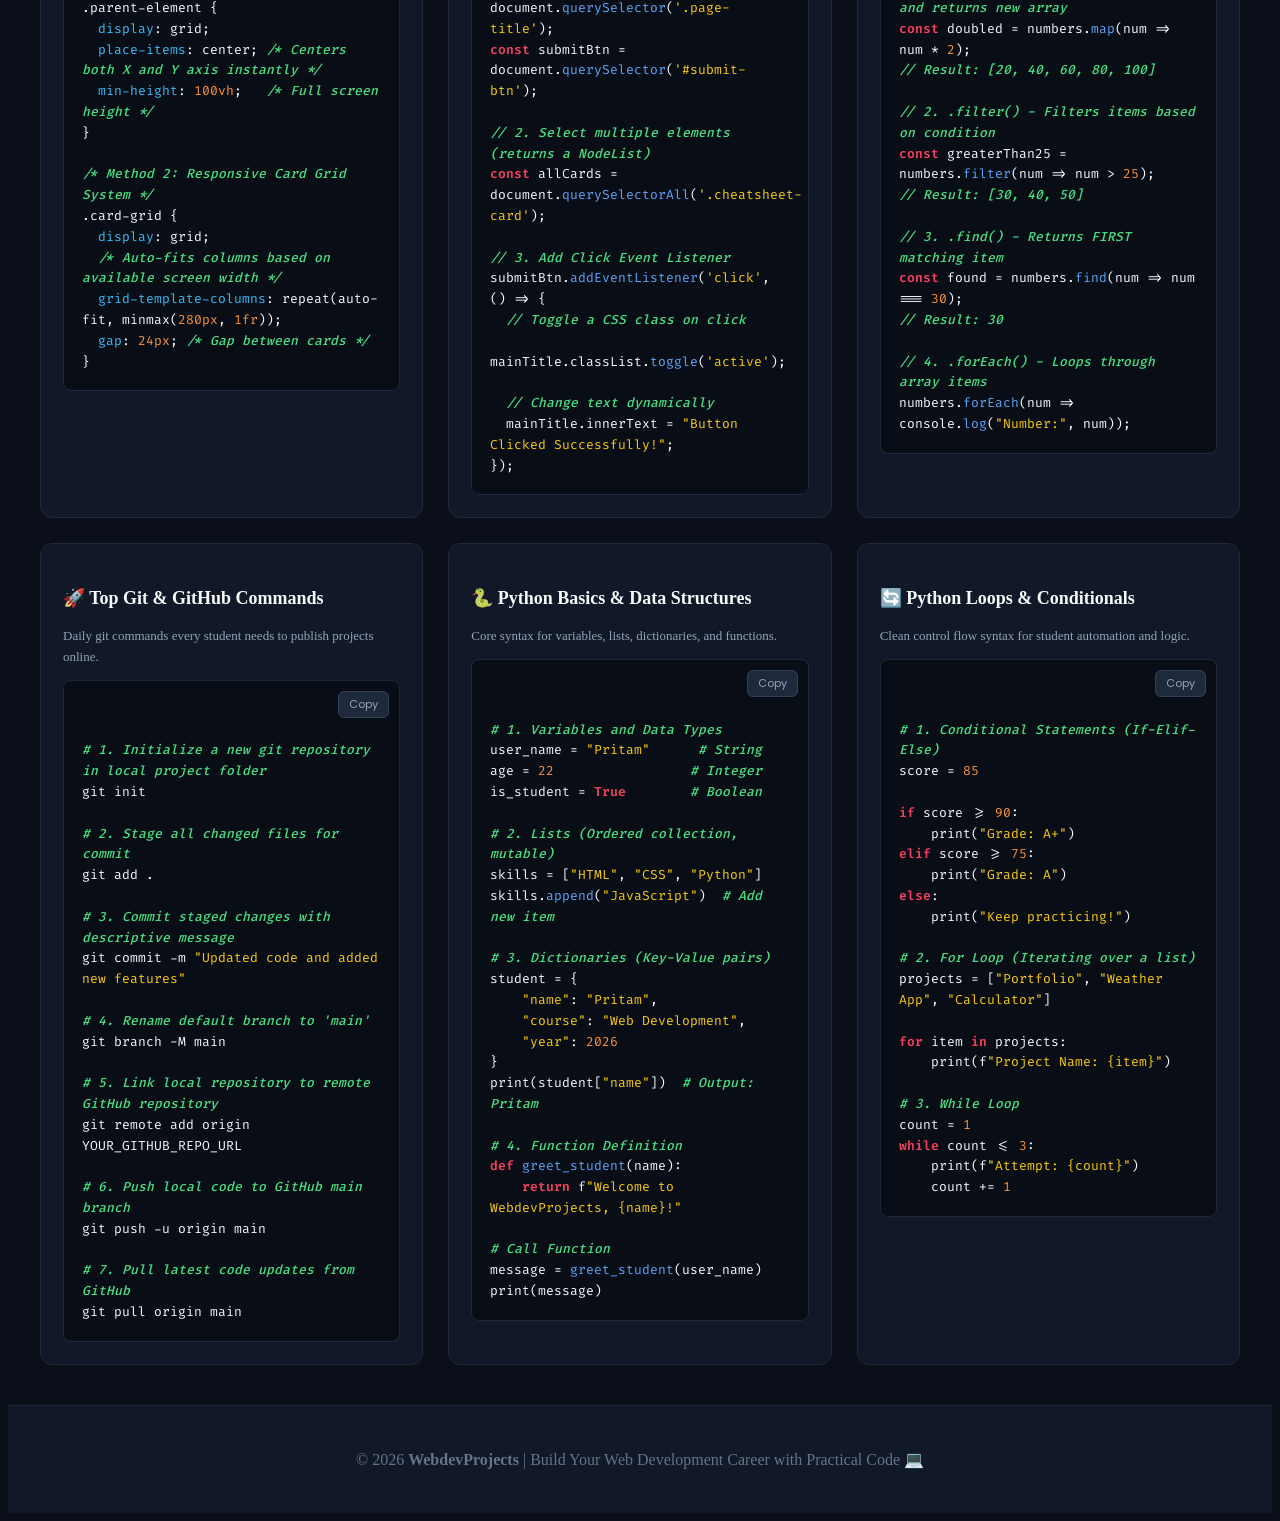
<file: cheatsheets.html>
<!DOCTYPE html>
<html lang="en">
<head>
    <meta charset="UTF-8">
    <meta name="viewport" content="width=device-width, initial-scale=1.0">
    <title>Developer Cheatsheets | WebdevProjects - Quick Reference for Students</title>
    <!-- Google tag (gtag.js) -->
<script async src="https://www.googletagmanager.com/gtag/js?id=G-22FEKRPH78"></script>
<script>
  window.dataLayer = window.dataLayer || [];
  function gtag(){dataLayer.push(arguments);}
  gtag('js', new Date());

  gtag('config', 'G-22FEKRPH78');
</script>
    <link rel="stylesheet" href="style.css">
    <link href="https://fonts.googleapis.com/css2?family=Poppins:wght@300;400;600;700&family=Fira+Code:wght@400;500&display=swap" rel="stylesheet">
</head>
<body>

    <!-- Top Navigation Bar -->
    <header class="navbar">
        <div class="logo-container">
            <a href="index.html" class="logo"><span class="highlight">Frontend</span>Craft 🚀</a>
            <p class="tagline">Clean Code • No Inline CSS • Free Practice</p>
        </div>
        
        <!-- Navigation Links -->
        <nav class="nav-links">
            <a href="index.html" class="nav-item">Home</a>
            <a href="projects.html" class="nav-item">Explore Projects</a>
            <a href="cheatsheets.html" class="nav-item active badge-nav">📑 Cheatsheets</a>
        </nav>
    </header>

    <!-- Main Container -->
    <div class="cheatsheets-container">
        <div class="page-title">
            <h1>⚡ Developer Quick Cheatsheets Hub</h1>
            <p>Line-by-line explained code references for HTML, CSS, JavaScript, Git/GitHub, and Python.</p>
        </div>

        <!-- Filter Category Tabs -->
        <div class="category-tabs">
            <button class="tab-btn active" onclick="filterCategory('all')">All Cheatsheets</button>
            <button class="tab-btn" onclick="filterCategory('html')">🌐 HTML5</button>
            <button class="tab-btn" onclick="filterCategory('css')">🎨 CSS3 Layouts</button>
            <button class="tab-btn" onclick="filterCategory('js')">⚡ JavaScript</button>
            <button class="tab-btn" onclick="filterCategory('git')">🚀 Git & GitHub</button>
            <button class="tab-btn" onclick="filterCategory('python')">🐍 Python</button>
        </div>

        <!-- Cheatsheet Cards Grid -->
        <div class="cheatsheet-grid">

            <!-- Card 1: HTML5 Standard Structure -->
            <div class="cheatsheet-card" data-category="html">
                <h3>🌐 HTML5 Standard Structure</h3>
                <p>Standard clean HTML template with external stylesheet linking.</p>
                <div class="code-box">
                    <button class="copy-btn" onclick="copySnippet(this)">Copy</button>
<span class="comment">&lt;!-- 1. Informs browser this is an HTML5 document --&gt;</span>
<span class="tag">&lt;!DOCTYPE html&gt;</span>
<span class="tag">&lt;html</span> <span class="attr">lang</span>=<span class="str">"en"</span><span class="tag">&gt;</span>

<span class="tag">&lt;head&gt;</span>
  <span class="comment">&lt;!-- 2. Sets character encoding for international characters --&gt;</span>
  <span class="tag">&lt;meta</span> <span class="attr">charset</span>=<span class="str">"UTF-8"</span><span class="tag">&gt;</span>
  
  <span class="comment">&lt;!-- 3. Makes website responsive on mobile phones --&gt;</span>
  <span class="tag">&lt;meta</span> <span class="attr">name</span>=<span class="str">"viewport"</span> <span class="attr">content</span>=<span class="str">"width=device-width, initial-scale=1.0"</span><span class="tag">&gt;</span>
  
  <span class="tag">&lt;title&gt;</span>My Project Title<span class="tag">&lt;/title&gt;</span>
  
  <span class="comment">&lt;!-- 4. External CSS Linking (Recommended clean practice) --&gt;</span>
  <span class="tag">&lt;link</span> <span class="attr">rel</span>=<span class="str">"stylesheet"</span> <span class="attr">href</span>=<span class="str">"style.css"</span><span class="tag">&gt;</span>
<span class="tag">&lt;/head&gt;</span>

<span class="tag">&lt;body&gt;</span>
  <span class="comment">&lt;!-- 5. Page Header --&gt;</span>
  <span class="tag">&lt;header&gt;</span>Navbar and Logo<span class="tag">&lt;/header&gt;</span>

  <span class="comment">&lt;!-- 6. Main Content Area --&gt;</span>
  <span class="tag">&lt;main&gt;</span>Page Content Here<span class="tag">&lt;/main&gt;</span>

  <span class="comment">&lt;!-- 7. External JS Script (Loaded at end for performance) --&gt;</span>
  <span class="tag">&lt;script</span> <span class="attr">src</span>=<span class="str">"script.js"</span><span class="tag">&gt;&lt;/script&gt;</span>
<span class="tag">&lt;/body&gt;</span>
<span class="tag">&lt;/html&gt;</span></div>
            </div>

            <!-- Card 2: HTML5 Form Elements -->
            <div class="cheatsheet-card" data-category="html">
                <h3>📝 HTML5 Form Essentials</h3>
                <p>Clean inputs, labels, placeholders, and submit buttons.</p>
                <div class="code-box">
                    <button class="copy-btn" onclick="copySnippet(this)">Copy</button>
<span class="comment">&lt;!-- Form container pointing to backend endpoint --&gt;</span>
<span class="tag">&lt;form</span> <span class="attr">action</span>=<span class="str">"/submit"</span> <span class="attr">method</span>=<span class="str">"POST"</span><span class="tag">&gt;</span>

  <span class="comment">&lt;!-- Text Input with descriptive label --&gt;</span>
  <span class="tag">&lt;label</span> <span class="attr">for</span>=<span class="str">"username"</span><span class="tag">&gt;</span>Username:<span class="tag">&lt;/label&gt;</span>
  <span class="tag">&lt;input</span> <span class="attr">type</span>=<span class="str">"text"</span> <span class="attr">id</span>=<span class="str">"username"</span> <span class="attr">placeholder</span>=<span class="str">"Enter name"</span> <span class="attr">required</span><span class="tag">&gt;</span>

  <span class="comment">&lt;!-- Email Input (validates email syntax automatically) --&gt;</span>
  <span class="tag">&lt;label</span> <span class="attr">for</span>=<span class="str">"user-email"</span><span class="tag">&gt;</span>Email Address:<span class="tag">&lt;/label&gt;</span>
  <span class="tag">&lt;input</span> <span class="attr">type</span>=<span class="str">"email"</span> <span class="attr">id</span>=<span class="str">"user-email"</span> <span class="attr">placeholder</span>=<span class="str">"name@email.com"</span> <span class="attr">required</span><span class="tag">&gt;</span>

  <span class="comment">&lt;!-- Dropdown Select Box --&gt;</span>
  <span class="tag">&lt;select</span> <span class="attr">name</span>=<span class="str">"role"</span> <span class="attr">id</span>=<span class="str">"role"</span><span class="tag">&gt;</span>
    <span class="tag">&lt;option</span> <span class="attr">value</span>=<span class="str">"student"</span><span class="tag">&gt;</span>Student<span class="tag">&lt;/option&gt;</span>
    <span class="tag">&lt;option</span> <span class="attr">value</span>=<span class="str">"developer"</span><span class="tag">&gt;</span>Developer<span class="tag">&lt;/option&gt;</span>
  <span class="tag">&lt;/select&gt;</span>

  <span class="comment">&lt;!-- Submit Button --&gt;</span>
  <span class="tag">&lt;button</span> <span class="attr">type</span>=<span class="str">"submit"</span><span class="tag">&gt;</span>Register Now<span class="tag">&lt;/button&gt;</span>
<span class="tag">&lt;/form&gt;</span></div>
            </div>

            <!-- Card 3: CSS Flexbox Layout -->
            <div class="cheatsheet-card" data-category="css">
                <h3>📦 CSS Flexbox Essentials</h3>
                <p>Quick container properties for flexible responsive layouts.</p>
                <div class="code-box">
                    <button class="copy-btn" onclick="copySnippet(this)">Copy</button>
.container {
  <span class="comment">/* 1. Turns parent element into flex container */</span>
  <span class="attr">display</span>: flex;

  <span class="comment">/* 2. Horizontal alignment: center | space-between | space-around */</span>
  <span class="attr">justify-content</span>: center;

  <span class="comment">/* 3. Vertical alignment: flex-start | flex-end | center */</span>
  <span class="attr">align-items</span>: center;

  <span class="comment">/* 4. Direction of items: row (default) | column */</span>
  <span class="attr">flex-direction</span>: row;

  <span class="comment">/* 5. Wraps items to next line on small screens */</span>
  <span class="attr">flex-wrap</span>: wrap;

  <span class="comment">/* 6. Spacing gap between child elements */</span>
  <span class="attr">gap</span>: <span class="num">20px</span>;
}</div>
            </div>

            <!-- Card 4: CSS Center Anything & Grid -->
            <div class="cheatsheet-card" data-category="css">
                <h3>🎯 Center Any Element in CSS</h3>
                <p>Modern CSS Grid trick to center content horizontally & vertically.</p>
                <div class="code-box">
                    <button class="copy-btn" onclick="copySnippet(this)">Copy</button>
<span class="comment">/* Method 1: The Modern CSS Grid Trick */</span>
.parent-element {
  <span class="attr">display</span>: grid;
  <span class="attr">place-items</span>: center; <span class="comment">/* Centers both X and Y axis instantly */</span>
  <span class="attr">min-height</span>: <span class="num">100vh</span>;   <span class="comment">/* Full screen height */</span>
}

<span class="comment">/* Method 2: Responsive Card Grid System */</span>
.card-grid {
  <span class="attr">display</span>: grid;
  <span class="comment">/* Auto-fits columns based on available screen width */</span>
  <span class="attr">grid-template-columns</span>: repeat(auto-fit, minmax(<span class="num">280px</span>, <span class="num">1fr</span>));
  <span class="attr">gap</span>: <span class="num">24px</span>; <span class="comment">/* Gap between cards */</span>
}</div>
            </div>

            <!-- Card 5: JS DOM Selectors & Events -->
            <div class="cheatsheet-card" data-category="js">
                <h3>⚡ JavaScript DOM Selectors</h3>
                <p>Selecting HTML elements and attaching click event listeners.</p>
                <div class="code-box">
                    <button class="copy-btn" onclick="copySnippet(this)">Copy</button>
<span class="comment">// 1. Select single element by CSS class or ID</span>
<span class="kw">const</span> mainTitle = document.<span class="func">querySelector</span>(<span class="str">'.page-title'</span>);
<span class="kw">const</span> submitBtn = document.<span class="func">querySelector</span>(<span class="str">'#submit-btn'</span>);

<span class="comment">// 2. Select multiple elements (returns a NodeList)</span>
<span class="kw">const</span> allCards = document.<span class="func">querySelectorAll</span>(<span class="str">'.cheatsheet-card'</span>);

<span class="comment">// 3. Add Click Event Listener</span>
submitBtn.<span class="func">addEventListener</span>(<span class="str">'click'</span>, () =&gt; {
  <span class="comment">// Toggle a CSS class on click</span>
  mainTitle.classList.<span class="func">toggle</span>(<span class="str">'active'</span>);
  
  <span class="comment">// Change text dynamically</span>
  mainTitle.innerText = <span class="str">"Button Clicked Successfully!"</span>;
});</div>
            </div>

            <!-- Card 6: JS Array Methods -->
            <div class="cheatsheet-card" data-category="js">
                <h3>🔄 Essential JS Array Methods</h3>
                <p>Quick reference for map, filter, find, and forEach methods.</p>
                <div class="code-box">
                    <button class="copy-btn" onclick="copySnippet(this)">Copy</button>
<span class="kw">const</span> numbers = [<span class="num">10</span>, <span class="num">20</span>, <span class="num">30</span>, <span class="num">40</span>, <span class="num">50</span>];

<span class="comment">// 1. .map() - Transforms every item and returns new array</span>
<span class="kw">const</span> doubled = numbers.<span class="func">map</span>(num =&gt; num * <span class="num">2</span>); 
<span class="comment">// Result: [20, 40, 60, 80, 100]</span>

<span class="comment">// 2. .filter() - Filters items based on condition</span>
<span class="kw">const</span> greaterThan25 = numbers.<span class="func">filter</span>(num =&gt; num &gt; <span class="num">25</span>);
<span class="comment">// Result: [30, 40, 50]</span>

<span class="comment">// 3. .find() - Returns FIRST matching item</span>
<span class="kw">const</span> found = numbers.<span class="func">find</span>(num =&gt; num === <span class="num">30</span>); 
<span class="comment">// Result: 30</span>

<span class="comment">// 4. .forEach() - Loops through array items</span>
numbers.<span class="func">forEach</span>(num =&gt; console.<span class="func">log</span>(<span class="str">"Number:"</span>, num));</div>
            </div>

            <!-- Card 7: Git & GitHub Terminal Commands -->
            <div class="cheatsheet-card" data-category="git">
                <h3>🚀 Top Git & GitHub Commands</h3>
                <p>Daily git commands every student needs to publish projects online.</p>
                <div class="code-box">
                    <button class="copy-btn" onclick="copySnippet(this)">Copy</button>
<span class="comment"># 1. Initialize a new git repository in local project folder</span>
git init

<span class="comment"># 2. Stage all changed files for commit</span>
git add .

<span class="comment"># 3. Commit staged changes with descriptive message</span>
git commit -m <span class="str">"Updated code and added new features"</span>

<span class="comment"># 4. Rename default branch to 'main'</span>
git branch -M main

<span class="comment"># 5. Link local repository to remote GitHub repository</span>
git remote add origin YOUR_GITHUB_REPO_URL

<span class="comment"># 6. Push local code to GitHub main branch</span>
git push -u origin main

<span class="comment"># 7. Pull latest code updates from GitHub</span>
git pull origin main</div>
            </div>

            <!-- Card 8: Python Basics & Data Structures -->
            <div class="cheatsheet-card" data-category="python">
                <h3>🐍 Python Basics & Data Structures</h3>
                <p>Core syntax for variables, lists, dictionaries, and functions.</p>
                <div class="code-box">
                    <button class="copy-btn" onclick="copySnippet(this)">Copy</button>
<span class="comment"># 1. Variables and Data Types</span>
user_name = <span class="str">"Pritam"</span>      <span class="comment"># String</span>
age = <span class="num">22</span>                 <span class="comment"># Integer</span>
is_student = <span class="kw">True</span>        <span class="comment"># Boolean</span>

<span class="comment"># 2. Lists (Ordered collection, mutable)</span>
skills = [<span class="str">"HTML"</span>, <span class="str">"CSS"</span>, <span class="str">"Python"</span>]
skills.<span class="func">append</span>(<span class="str">"JavaScript"</span>)  <span class="comment"># Add new item</span>

<span class="comment"># 3. Dictionaries (Key-Value pairs)</span>
student = {
    <span class="str">"name"</span>: <span class="str">"Pritam"</span>,
    <span class="str">"course"</span>: <span class="str">"Web Development"</span>,
    <span class="str">"year"</span>: <span class="num">2026</span>
}
print(student[<span class="str">"name"</span>])  <span class="comment"># Output: Pritam</span>

<span class="comment"># 4. Function Definition</span>
<span class="kw">def</span> <span class="func">greet_student</span>(name):
    <span class="kw">return</span> f<span class="str">"Welcome to WebdevProjects, {name}!"</span>

<span class="comment"># Call Function</span>
message = <span class="func">greet_student</span>(user_name)
print(message)</div>
            </div>

            <!-- Card 9: Python Loops & Conditionals -->
            <div class="cheatsheet-card" data-category="python">
                <h3>🔄 Python Loops & Conditionals</h3>
                <p>Clean control flow syntax for student automation and logic.</p>
                <div class="code-box">
                    <button class="copy-btn" onclick="copySnippet(this)">Copy</button>
<span class="comment"># 1. Conditional Statements (If-Elif-Else)</span>
score = <span class="num">85</span>

<span class="kw">if</span> score &gt;= <span class="num">90</span>:
    print(<span class="str">"Grade: A+"</span>)
<span class="kw">elif</span> score &gt;= <span class="num">75</span>:
    print(<span class="str">"Grade: A"</span>)
<span class="kw">else</span>:
    print(<span class="str">"Keep practicing!"</span>)

<span class="comment"># 2. For Loop (Iterating over a list)</span>
projects = [<span class="str">"Portfolio"</span>, <span class="str">"Weather App"</span>, <span class="str">"Calculator"</span>]

<span class="kw">for</span> item <span class="kw">in</span> projects:
    print(f<span class="str">"Project Name: {item}"</span>)

<span class="comment"># 3. While Loop</span>
count = <span class="num">1</span>
<span class="kw">while</span> count &lt;= <span class="num">3</span>:
    print(f<span class="str">"Attempt: {count}"</span>)
    count += <span class="num">1</span></div>
            </div>

        </div>
    </div>

    <!-- Footer -->
    <footer>
        <p>© 2026 <strong>WebdevProjects</strong> | Build Your Web Development Career with Practical Code 💻</p>
    </footer>

    <!-- Interactive Filter & Copy Script -->
    <script>
        // Category Filter Function
        function filterCategory(cat) {
            document.querySelectorAll('.tab-btn').forEach(btn => btn.classList.remove('active'));
            event.target.classList.add('active');

            document.querySelectorAll('.cheatsheet-card').forEach(card => {
                if(cat === 'all' || card.dataset.category === cat) {
                    card.style.display = 'block';
                } else {
                    card.style.display = 'none';
                }
            });
        }

        // 1-Click Copy Snippet Function
        function copySnippet(btn) {
            const codeBox = btn.parentElement;
            const textToCopy = codeBox.innerText.replace('Copy', '').replace('Copied!', '').trim();
            
            navigator.clipboard.writeText(textToCopy).then(() => {
                btn.innerText = 'Copied!';
                btn.style.backgroundColor = '#38bdf8';
                btn.style.color = '#0b0f19';
                setTimeout(() => {
                    btn.innerText = 'Copy';
                    btn.style.backgroundColor = '#1e293b';
                    btn.style.color = '#94a3b8';
                }, 2000);
            }).catch(err => {
                // Fallback for iframe/execCommand
                const textArea = document.createElement('textarea');
                textArea.value = textToCopy;
                document.body.appendChild(textArea);
                textArea.select();
                document.execCommand('copy');
                document.body.removeChild(textArea);
                btn.innerText = 'Copied!';
                setTimeout(() => {
                    btn.innerText = 'Copy';
                }, 2000);
            });
        }
    </script>

</body>
</html>
</file>
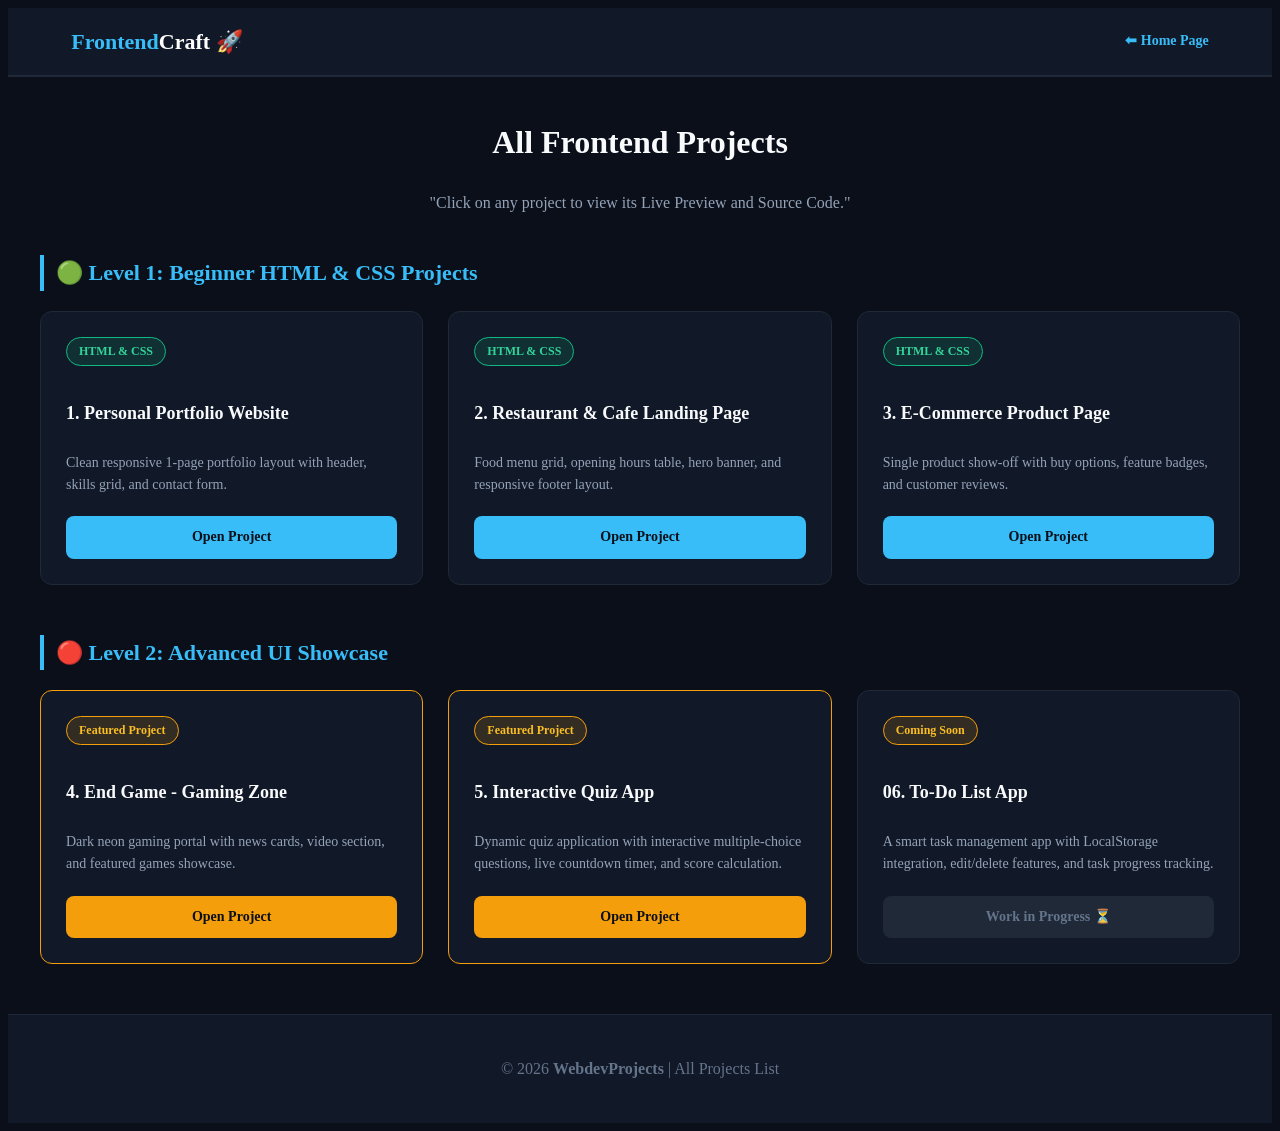
<file: projects.html>
<!DOCTYPE html>
<html lang="hi">
<head>
    <meta charset="UTF-8">
    <meta name="viewport" content="width=device-width, initial-scale=1.0">

    <title>All Projects | WebdevProjects</title>
    <!-- Google tag (gtag.js) -->
    <script async src="https://www.googletagmanager.com/gtag/js?id=G-22FEKRPH78"></script>
    <script>
      window.dataLayer = window.dataLayer || [];
      function gtag(){dataLayer.push(arguments);}
      gtag('js', new Date());

      gtag('config', 'G-22FEKRPH78');
    </script>
    <link rel="stylesheet" href="style.css">
    <link href="https://fonts.googleapis.com/css2?family=Poppins:wght@300;400;600;700&display=swap" rel="stylesheet">
</head>
<body>

    <header class="navbar">
        <div class="logo"><span class="highlight">Frontend</span>Craft 🚀</div>
        <a href="index.html" class="back-home">⬅ Home Page</a>
    </header>

    <main class="container">
        
        <div class="page-title">
            <h1>All Frontend Projects</h1>
            <p>"Click on any project to view its Live Preview and Source Code."</p>
        </div>

        <!-- LEVEL 1 PROJECTS LIST -->
        <section class="level-section">
            <h2>🟢 Level 1: Beginner HTML & CSS Projects</h2>
            <div class="card-grid">
                
                <!-- Project 1 -->
                <div class="card">
                    <span class="badge basic">HTML & CSS</span>
                    <h3>1. Personal Portfolio Website</h3>
                    <p>Clean responsive 1-page portfolio layout with header, skills grid, and contact form.</p>
                    <a href="projects/01-portfolio/index.html" class="btn btn-primary">Open Project</a>
                </div>

                <!-- Project 2 -->
                <div class="card">
                    <span class="badge basic">HTML & CSS</span>
                    <h3>2. Restaurant & Cafe Landing Page</h3>
                    <p>Food menu grid, opening hours table, hero banner, and responsive footer layout.</p>
                    <a href="projects/02-cafe/index.html" class="btn btn-primary">Open Project</a>
                </div>

                <!-- Project 3 -->
                <div class="card">
                    <span class="badge basic">HTML & CSS</span>
                    <h3>3. E-Commerce Product Page</h3>
                    <p>Single product show-off with buy options, feature badges, and customer reviews.</p>
                    <a href="projects/03-product-page/index.html" class="btn btn-primary">Open Project</a>
                </div>

            </div>
        </section>

        <!-- LEVEL 2 PROJECTS LIST -->
        <section class="level-section">
            <h2>🔴 Level 2: Advanced UI Showcase</h2>
            <div class="card-grid">

                <!-- Project 4 -->
                <div class="card featured-card">
                    <span class="badge advanced">Featured Project</span>
                    <h3>4. End Game - Gaming Zone</h3>
                    <p>Dark neon gaming portal with news cards, video section, and featured games showcase.</p>
                    <a href="projects/04-gaming-zone/index.html" class="btn btn-glow">Open Project</a>
                </div>

                <!-- Project 5: Quiz App (Direct to demo.html) -->
                <div class="card featured-card">
                    <span class="badge advanced">Featured Project</span>
                    <h3>5. Interactive Quiz App</h3>
                    <p>Dynamic quiz application with interactive multiple-choice questions, live countdown timer, and score calculation.</p>
                    <a href="projects/05-quiz-app/demo.html" class="btn btn-glow">Open Project</a>
                </div>

                <!-- Project 06: Coming Soon -->
                <div class="card">
                    <span class="badge advanced">Coming Soon</span>
                    <h3>06. To-Do List App</h3>
                    <p>A smart task management app with LocalStorage integration, edit/delete features, and task progress tracking.</p>
                    <a href="#" class="btn btn-disabled" style="pointer-events: none;">Work in Progress ⏳</a>
                </div>

            </div>
        </section>

    </main>

    <footer>
        <p>© 2026 <strong>WebdevProjects</strong> | All Projects List</p>
    </footer>

</body>
</html>
</file>
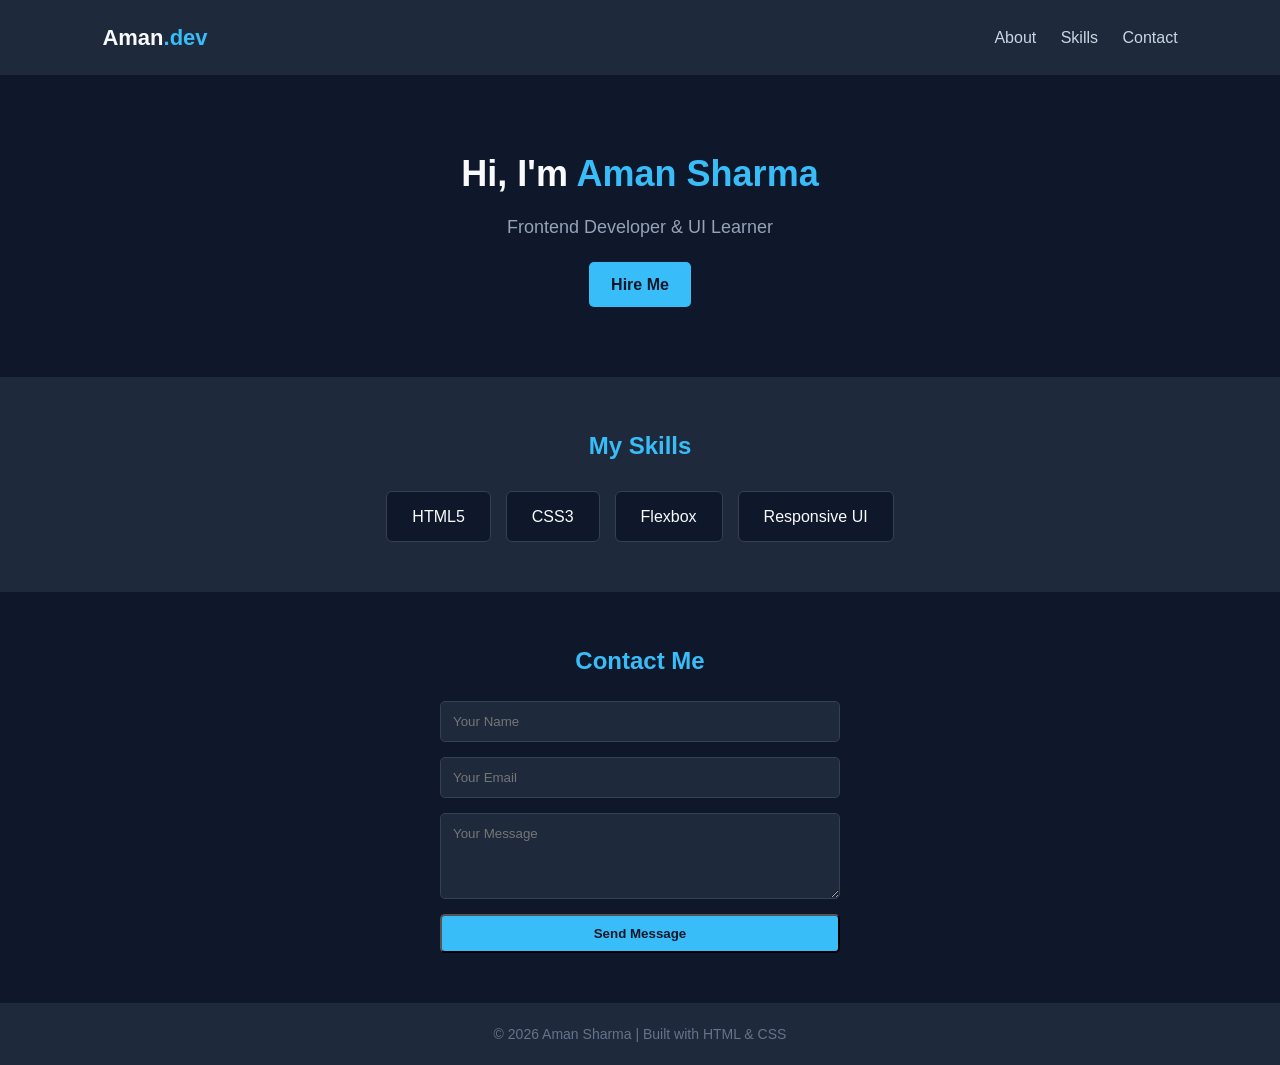
<file: projects/01-portfolio/demo.html>
<!DOCTYPE html>
<html lang="en">

<head>
    <meta charset="UTF-8">
    <meta name="viewport" content="width=device-width, initial-scale=1.0">
    <title>Personal Portfolio</title>
    <link rel="stylesheet" href="style.css">
</head>

<body>
    <header class="navbar">
        <div class="logo">Aman<span class="highlight">.dev</span></div>
        <nav class="nav-links">
            <a href="#about">About</a>
            <a href="#skills">Skills</a>
            <a href="#contact">Contact</a>
        </nav>
    </header>

    <section class="hero">
        <h1>Hi, I'm <span class="highlight">Aman Sharma</span></h1>
        <p>Frontend Developer & UI Learner</p>
        <a href="#contact" class="btn">Hire Me</a>
    </section>

    <section id="skills" class="skills-section">
        <h2>My Skills</h2>
        <div class="skills-grid">
            <div class="skill-card">HTML5</div>
            <div class="skill-card">CSS3</div>
            <div class="skill-card">Flexbox</div>
            <div class="skill-card">Responsive UI</div>
        </div>
    </section>

    <section id="contact" class="contact-section">
        <h2>Contact Me</h2>
        <form class="contact-form">
            <input type="text" placeholder="Your Name" required>
            <input type="email" placeholder="Your Email" required>
            <textarea placeholder="Your Message" rows="4" required></textarea>
            <button type="submit" class="btn">Send Message</button>
        </form>
    </section>

    <footer>
        <p>© 2026 Aman Sharma | Built with HTML & CSS</p>
    </footer>
</body>

</html>
</file>
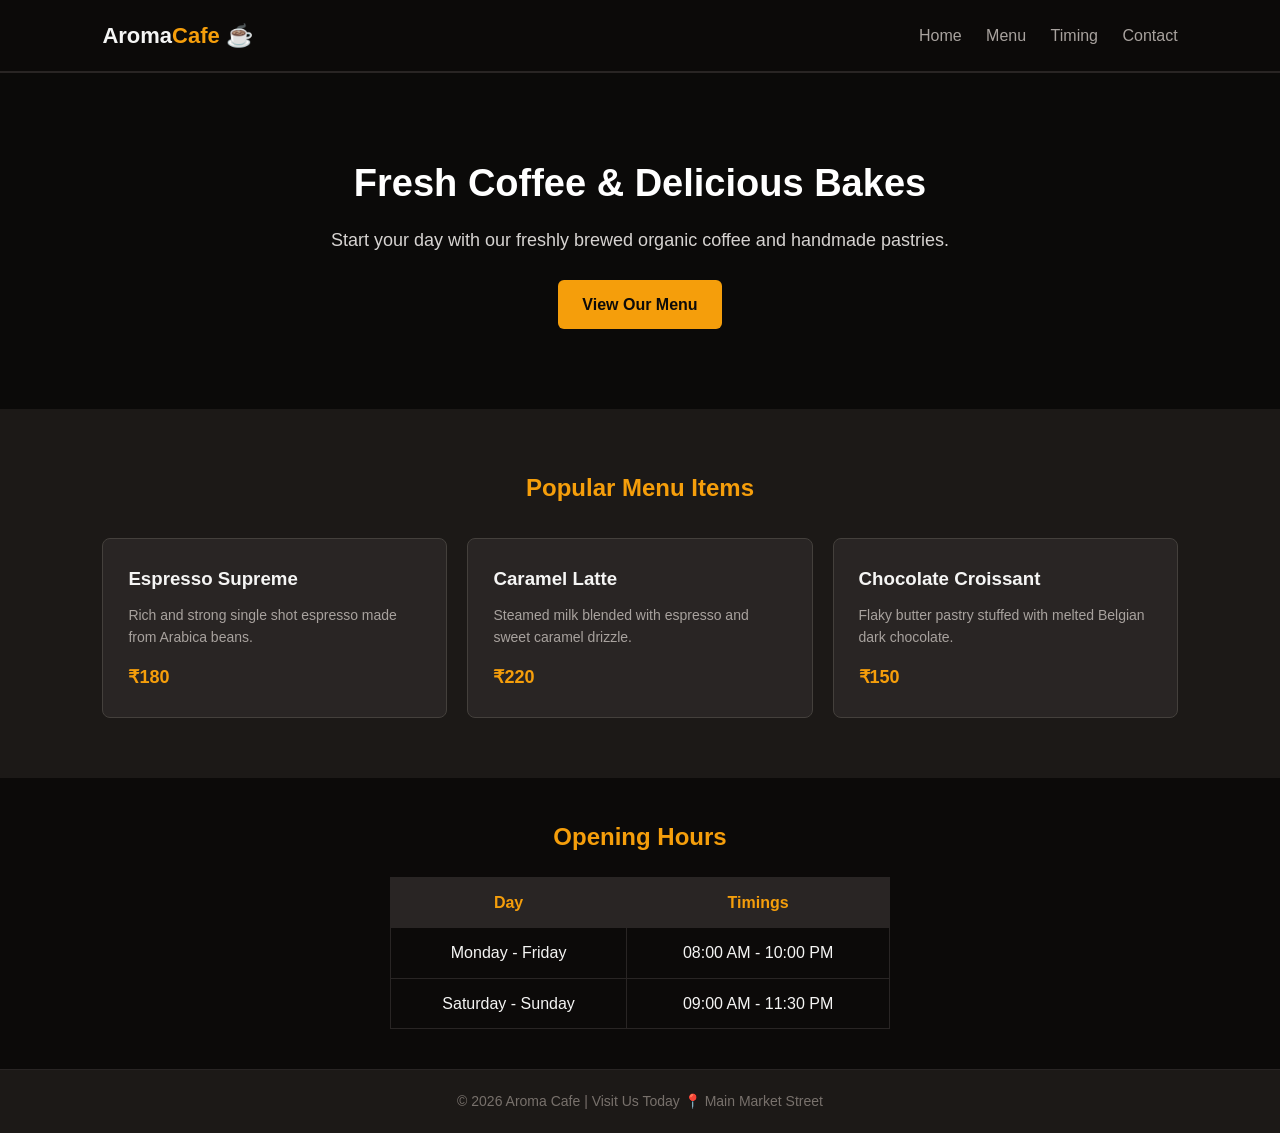
<file: projects/02-cafe/demo.html>
<!DOCTYPE html>
<html lang="en">
<head>
    <meta charset="UTF-8">
    <meta name="viewport" content="width=device-width, initial-scale=1.0">
    <title>Aroma Cafe - Taste the Best Coffee</title>
    <link rel="stylesheet" href="style.css">
</head>
<body>

    <!-- Navigation Header -->
    <header class="navbar">
        <div class="logo">Aroma<span>Cafe</span> ☕</div>
        <nav class="nav-links">
            <a href="#home">Home</a>
            <a href="#menu">Menu</a>
            <a href="#hours">Timing</a>
            <a href="#contact">Contact</a>
        </nav>
    </header>

    <!-- Hero Banner -->
    <section id="home" class="hero">
        <h1>Fresh Coffee & Delicious Bakes</h1>
        <p>Start your day with our freshly brewed organic coffee and handmade pastries.</p>
        <a href="#menu" class="btn">View Our Menu</a>
    </section>

    <!-- Food Menu Section -->
    <section id="menu" class="menu-section">
        <h2>Popular Menu Items</h2>
        <div class="menu-grid">
            <div class="menu-card">
                <h3>Espresso Supreme</h3>
                <p>Rich and strong single shot espresso made from Arabica beans.</p>
                <span class="price">₹180</span>
            </div>
            <div class="menu-card">
                <h3>Caramel Latte</h3>
                <p>Steamed milk blended with espresso and sweet caramel drizzle.</p>
                <span class="price">₹220</span>
            </div>
            <div class="menu-card">
                <h3>Chocolate Croissant</h3>
                <p>Flaky butter pastry stuffed with melted Belgian dark chocolate.</p>
                <span class="price">₹150</span>
            </div>
        </div>
    </section>

    <!-- Opening Hours Table -->
    <section id="hours" class="hours-section">
        <h2>Opening Hours</h2>
        <table class="hours-table">
            <tr>
                <th>Day</th>
                <th>Timings</th>
            </tr>
            <tr>
                <td>Monday - Friday</td>
                <td>08:00 AM - 10:00 PM</td>
            </tr>
            <tr>
                <td>Saturday - Sunday</td>
                <td>09:00 AM - 11:30 PM</td>
            </tr>
        </table>
    </section>

    <!-- Footer -->
    <footer id="contact">
        <p>© 2026 Aroma Cafe | Visit Us Today 📍 Main Market Street</p>
    </footer>

</body>
</html>
</file>
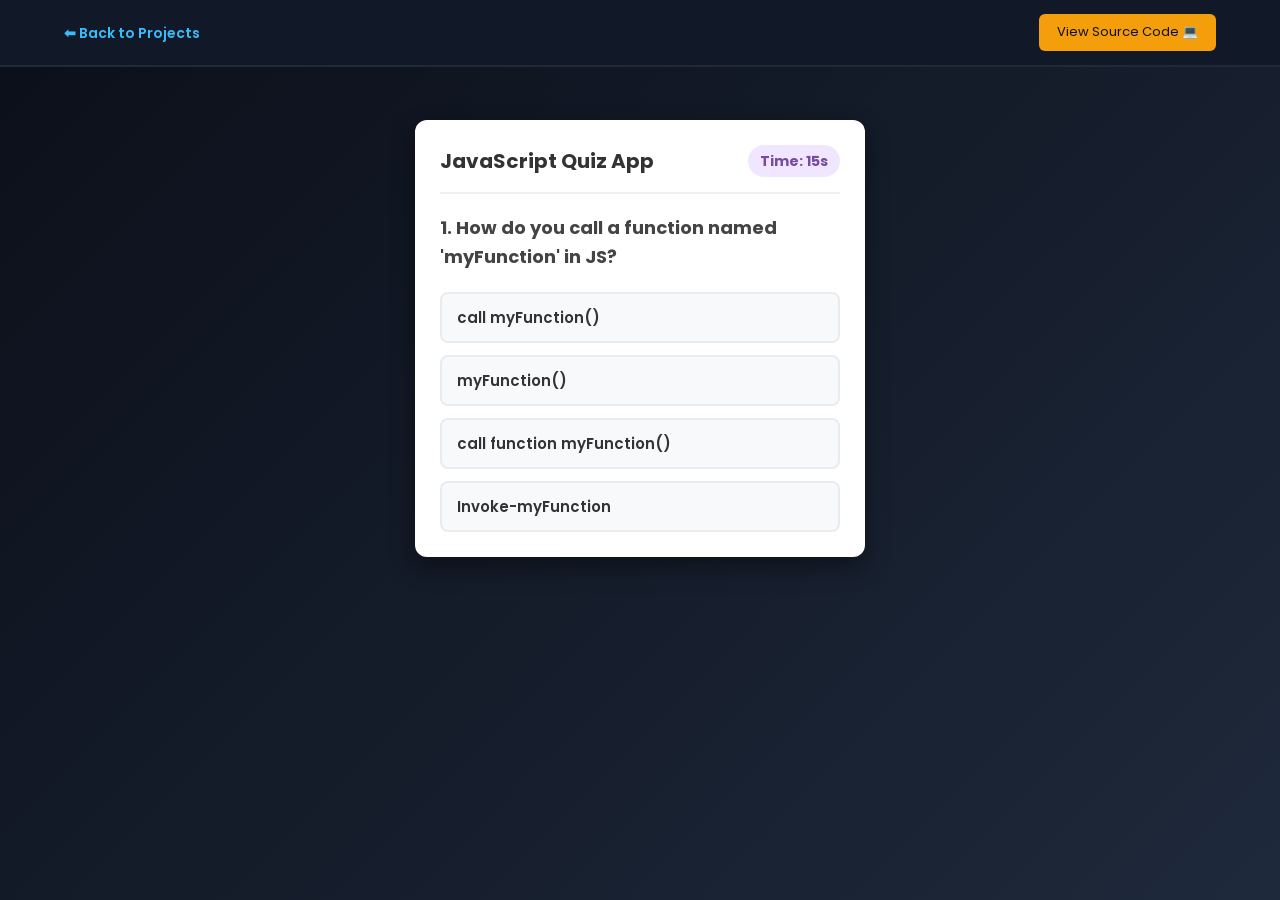
<file: projects/05-quiz-app/demo.html>
<!DOCTYPE html>
<html lang="en">
<head>
    <meta charset="UTF-8">
    <meta name="viewport" content="width=device-width, initial-scale=1.0">
    <title>05. Interactive Quiz App - Live Demo | WebdevProjects</title>
    <link rel="stylesheet" href="../../style.css">
    <link rel="stylesheet" href="style.css">
    <link href="https://fonts.googleapis.com/css2?family=Poppins:wght@300;400;600;700&display=swap" rel="stylesheet">
    <style>
        body {
            display: flex;
            flex-direction: column;
            align-items: center;
            justify-content: flex-start;
            padding: 0;
            margin: 0;
            min-height: 100vh;
        }

        /* Fixed Top Navigation Bar */
        .app-navbar {
            background-color: #111827;
            padding: 14px 5%;
            display: flex;
            justify-content: space-between;
            align-items: center;
            border-bottom: 2px solid #1f2937;
            width: 100%;
            position: fixed;
            top: 0;
            left: 0;
            z-index: 1000;
            box-sizing: border-border;
        }

        .back-btn {
            color: #38bdf8;
            text-decoration: none;
            font-weight: 600;
            font-size: 14px;
        }

        /* Separate Container for Quiz App below Navbar */
        .quiz-wrapper {
            margin-top: 100px;
            width: 100%;
            display: flex;
            justify-content: center;
            align-items: center;
            padding: 20px;
            box-sizing: border-box;
        }
    </style>
</head>
<body>

    <!-- TOP NAVBAR ONLY FOR NAVIGATION & VIEW CODE BUTTON -->
    <header class="app-navbar">
        <div>
            <a href="../../projects.html" class="back-btn">⬅ Back to Projects</a>
        </div>
        <div>
            <a href="index.html" class="btn-glow" style="padding: 8px 18px; font-size: 13px; text-decoration: none; border-radius: 6px; display: inline-block;">View Source Code 💻</a>
        </div>
    </header>

    <!-- LIVE QUIZ APP BODY (Isolated under navbar) -->
    <div class="quiz-wrapper">
        <div class="quiz-container">
            <div class="quiz-header">
                <h2>JavaScript Quiz App</h2>
                <div id="timer">Time: <span id="time">15</span>s</div>
            </div>
            
            <div id="quiz-body">
                <h3 id="question">Question goes here...</h3>
                <div class="options">
                    <button class="btn option-btn" onclick="selectOption(0)"></button>
                    <button class="btn option-btn" onclick="selectOption(1)"></button>
                    <button class="btn option-btn" onclick="selectOption(2)"></button>
                    <button class="btn option-btn" onclick="selectOption(3)"></button>
                </div>
            </div>

            <div id="result-screen" class="hidden">
                <h3>Quiz Completed! 🎉</h3>
                <p>Your Score: <span id="score">0</span> / <span id="total">0</span></p>
                <button id="restart-btn" onclick="restartQuiz()">Try Again</button>
            </div>
        </div>
    </div>

    <!-- SCRIPT FOR QUIZ LOGIC -->
    <script src="script.js?v=2.0"></script>
</body>
</html>
</file>
<file: style.css>
/* STREAMING_CHUNK:Global Reset & Theme Colors... */

{
margin: 0;
padding: 0;
box-sizing: border-box;
font-family: 'Poppins', sans-serif;
}

body {
background-color: #0b0f19;
color: #e2e8f0;
line-height: 1.6;
}

/* STREAMING_CHUNK:Header & Navbar Navigation... */
.navbar {
background-color: #111827;
padding: 16px 5%;
display: flex;
justify-content: space-between;
align-items: center;
border-bottom: 2px solid #1f2937;
position: sticky;
top: 0;
z-index: 1000;
}

.logo-container {
display: flex;
flex-direction: column;
}

.logo {
font-size: 22px;
font-weight: 700;
color: #ffffff;
text-decoration: none;
}

.logo .highlight {
color: #38bdf8;
}

.tagline {
color: #94a3b8;
font-size: 12px;
}

.nav-links {
display: flex;
gap: 15px;
align-items: center;
}

.nav-item {
color: #94a3b8;
text-decoration: none;
font-size: 14px;
font-weight: 500;
padding: 6px 14px;
border-radius: 8px;
transition: 0.3s;
}

.nav-item:hover, .nav-item.active {
color: #38bdf8;
background-color: rgba(56, 189, 248, 0.1);
}

.badge-nav {
border: 1px solid rgba(56, 189, 248, 0.3);
}

.back-home {
color: #38bdf8;
text-decoration: none;
font-weight: 600;
font-size: 14px;
}

/* STREAMING_CHUNK:Main Hero Section Styles... */
.hero-main {
text-align: center;
padding: 70px 20px 50px;
background: radial-gradient(circle at top, #1e293b 0%, #0b0f19 100%);
min-height: 70vh;
display: flex;
flex-direction: column;
justify-content: center;
align-items: center;
}

.hero-badge {
background-color: rgba(56, 189, 248, 0.1);
color: #38bdf8;
border: 1px solid rgba(56, 189, 248, 0.3);
padding: 6px 16px;
border-radius: 30px;
font-size: 13px;
font-weight: 600;
margin-bottom: 20px;
}

.hero-main h1 {
font-size: 36px;
color: #f8fafc;
margin-bottom: 15px;
max-width: 850px;
line-height: 1.3;
}

.hero-subtitle {
color: #94a3b8;
font-size: 16px;
max-width: 720px;
margin-bottom: 30px;
}

/* Hero CTA Button Group */
.cta-box {
display: flex;
gap: 15px;
flex-wrap: wrap;
justify-content: center;
}

.main-btn {
background: linear-gradient(135deg, #38bdf8 0%, #0284c7 100%);
color: #0b0f19;
padding: 14px 28px;
border-radius: 50px;
text-decoration: none;
font-weight: 700;
font-size: 16px;
box-shadow: 0 10px 25px rgba(56, 189, 248, 0.3);
transition: 0.3s;
display: inline-block;
}

.main-btn:hover {
transform: translateY(-3px);
box-shadow: 0 15px 30px rgba(56, 189, 248, 0.5);
color: #fff;
}

.secondary-btn {
background: #1e293b;
color: #f8fafc;
border: 1px solid #334155;
padding: 14px 28px;
border-radius: 50px;
text-decoration: none;
font-weight: 600;
font-size: 16px;
transition: 0.3s;
display: inline-block;
}

.secondary-btn:hover {
background: #334155;
border-color: #38bdf8;
transform: translateY(-3px);
}

/* STREAMING_CHUNK:Stats Banner & Feature Overview Cards... */
.stats-banner {
display: flex;
justify-content: center;
gap: 40px;
margin-top: 40px;
background-color: #111827;
padding: 18px 35px;
border-radius: 12px;
border: 1px solid #1f2937;
flex-wrap: wrap;
}

.stat-item h3 {
color: #38bdf8;
font-size: 22px;
font-weight: 700;
}

.stat-item p {
color: #94a3b8;
font-size: 12px;
}

.features-overview, .student-hub-overview {
max-width: 1100px;
margin: 50px auto 30px;
padding: 0 20px;
text-align: center;
}

.section-heading {
color: #f8fafc;
font-size: 24px;
margin-bottom: 10px;
}

.section-subheading {
color: #94a3b8;
font-size: 14px;
margin-bottom: 35px;
}

.feature-cards-grid, .hub-cards-grid {
display: grid;
grid-template-columns: repeat(auto-fit, minmax(280px, 1fr));
gap: 25px;
}

.feature-box, .hub-card {
background-color: #111827;
padding: 28px 20px;
border-radius: 12px;
border: 1px solid #1f2937;
text-align: left;
transition: 0.3s;
position: relative;
}

.feature-box:hover, .hub-card:hover {
border-color: #38bdf8;
transform: translateY(-5px);
}

.hub-card.featured-hub {
border-color: #f59e0b;
}

.hub-icon, .feature-icon {
font-size: 28px;
margin-bottom: 12px;
}

.hub-tag {
position: absolute;
top: 20px;
right: 20px;
font-size: 11px;
font-weight: 600;
padding: 3px 10px;
border-radius: 20px;
background-color: rgba(245, 158, 11, 0.15);
color: #fbbf24;
border: 1px solid #f59e0b;
}

.hub-tag.basic-tag {
background-color: rgba(56, 189, 248, 0.15);
color: #38bdf8;
border-color: #0284c7;
}

.hub-card h3, .feature-box h3 {
color: #f1f5f9;
font-size: 18px;
margin-bottom: 10px;
}

.hub-card p, .feature-box p {
color: #94a3b8;
font-size: 13.5px;
margin-bottom: 20px;
}

/* STREAMING_CHUNK:Projects Page Cards Grid Styling (projects.html)... */
.container {
max-width: 1200px;
margin: 40px auto;
padding: 0 20px;
}

.page-title {
text-align: center;
margin-bottom: 40px;
}

.page-title h1 {
color: #f8fafc;
font-size: 32px;
}

.page-title p {
color: #94a3b8;
}

.level-section {
margin-bottom: 50px;
}

.level-section h2 {
color: #38bdf8;
margin-bottom: 20px;
font-size: 22px;
border-left: 4px solid #38bdf8;
padding-left: 12px;
}

.card-grid {
display: grid;
grid-template-columns: repeat(auto-fit, minmax(300px, 1fr));
gap: 25px;
}

.card {
background-color: #111827;
padding: 25px;
border-radius: 12px;
border: 1px solid #1f2937;
display: flex;
flex-direction: column;
justify-content: space-between;
transition: 0.3s;
}

.card:hover {
transform: translateY(-5px);
border-color: #38bdf8;
}

.featured-card {
border-color: #f59e0b;
}

.badge {
align-self: flex-start;
font-size: 12px;
font-weight: 600;
padding: 4px 12px;
border-radius: 20px;
margin-bottom: 15px;
}

.badge.basic {
background-color: rgba(16, 185, 129, 0.15);
color: #34d399;
border: 1px solid #10b981;
}

.badge.advanced {
background-color: rgba(245, 158, 11, 0.15);
color: #fbbf24;
border: 1px solid #f59e0b;
}

.card h3 {
font-size: 18px;
color: #f8fafc;
margin-bottom: 10px;
}

.card p {
color: #94a3b8;
font-size: 14px;
margin-bottom: 20px;
}

.btn {
display: block;
text-align: center;
text-decoration: none;
padding: 10px 18px;
border-radius: 8px;
font-weight: 600;
font-size: 14px;
transition: 0.3s;
}

.btn-primary {
background-color: #38bdf8;
color: #0b0f19;
}

.btn-primary:hover {
background-color: #0284c7;
color: #fff;
}

.btn-secondary {
background-color: #1e293b;
color: #e2e8f0;
border: 1px solid #334155;
}

.btn-secondary:hover {
border-color: #38bdf8;
color: #38bdf8;
}

.btn-glow {
background-color: #f59e0b;
color: #0b0f19;
}

.btn-glow:hover {
background-color: #d97706;
color: #fff;
}

.btn-disabled {
background-color: #1f2937;
color: #64748b;
cursor: not-allowed;
}

/* STREAMING_CHUNK:Cheatsheets Page Layout & Tabs (cheatsheets.html)... */
.cheatsheets-container {
max-width: 1200px;
margin: 40px auto;
padding: 0 20px;
}

.category-tabs {
display: flex;
justify-content: center;
gap: 10px;
flex-wrap: wrap;
margin-bottom: 35px;
}

.tab-btn {
background-color: #111827;
color: #94a3b8;
border: 1px solid #1f2937;
padding: 8px 18px;
border-radius: 20px;
font-size: 13.5px;
font-weight: 500;
cursor: pointer;
transition: 0.3s;
}

.tab-btn:hover, .tab-btn.active {
background-color: #38bdf8;
color: #0b0f19;
border-color: #38bdf8;
font-weight: 600;
}

.cheatsheet-grid {
display: grid;
grid-template-columns: repeat(auto-fit, minmax(340px, 1fr));
gap: 25px;
}

.cheatsheet-card {
background-color: #111827;
border: 1px solid #1f2937;
border-radius: 12px;
padding: 22px;
transition: 0.3s;
}

.cheatsheet-card:hover {
border-color: #38bdf8;
}

.cheatsheet-card h3 {
color: #f8fafc;
font-size: 18px;
margin-bottom: 6px;
}

.cheatsheet-card p {
color: #94a3b8;
font-size: 13px;
margin-bottom: 12px;
}

/* STREAMING_CHUNK:VS Code Syntax Highlighting & Code Box... */
.code-box {
background-color: #090d16;
border: 1px solid #1e293b;
border-radius: 8px;
padding: 18px;
font-family: 'Fira Code', 'Consolas', 'Courier New', monospace;
font-size: 13px;
line-height: 1.6;
color: #f8fafc;
position: relative;
overflow-x: auto;
white-space: pre-wrap;
margin-top: 10px;
}

/* Comments (Green) */
.code-box .comment {
color: #4ade80;
font-style: italic;
font-weight: 500;
}

/* Keywords & HTML Tags (Rose Pink) */
.code-box .tag, .code-box .kw {
color: #f43f5e;
font-weight: 600;
}

/* Attributes & CSS Properties (Sky Blue) */
.code-box .attr {
color: #38bdf8;
}

/* Strings & Values (Yellow) */
.code-box .str {
color: #facc15;
}

/* Numbers (Orange) */
.code-box .num {
color: #fb923c;
}

/* Functions (Light Blue) */
.code-box .func {
color: #60a5fa;
}

.copy-btn {
position: absolute;
top: 10px;
right: 10px;
background-color: #1e293b;
color: #94a3b8;
border: 1px solid #334155;
padding: 4px 10px;
border-radius: 6px;
font-size: 11px;
cursor: pointer;
transition: 0.2s;
font-family: 'Poppins', sans-serif;
}

.copy-btn:hover {
background-color: #38bdf8;
color: #0b0f19;
}

/* STREAMING_CHUNK:Footer Styling... */
footer {
text-align: center;
padding: 25px;
background-color: #111827;
color: #64748b;
border-top: 1px solid #1f2937;
margin-top: 40px;
}
</file>
<file: projects/01-portfolio/style.css>
* {
    margin: 0;
    padding: 0;
    box-sizing: border-box;
    font-family: Arial, sans-serif;
}

body {
    background-color: #0f172a;
    color: #f8fafc;
    line-height: 1.6;
}

.navbar {
    display: flex;
    justify-content: space-between;
    align-items: center;
    padding: 20px 8%;
    background-color: #1e293b;
}

.logo {
    font-size: 22px;
    font-weight: bold;
}

.highlight {
    color: #38bdf8;
}

.nav-links a {
    color: #cbd5e1;
    text-decoration: none;
    margin-left: 20px;
}

.nav-links a:hover {
    color: #38bdf8;
}

.hero {
    text-align: center;
    padding: 70px 20px;
}

.hero h1 {
    font-size: 36px;
    margin-bottom: 10px;
}

.hero p {
    color: #94a3b8;
    font-size: 18px;
    margin-bottom: 20px;
}

.btn {
    display: inline-block;
    background-color: #38bdf8;
    color: #0f172a;
    padding: 10px 22px;
    border-radius: 5px;
    text-decoration: none;
    font-weight: bold;
}

.skills-section {
    background-color: #1e293b;
    padding: 50px 8%;
    text-align: center;
}

.skills-section h2 {
    color: #38bdf8;
    margin-bottom: 25px;
}

.skills-grid {
    display: flex;
    justify-content: center;
    gap: 15px;
    flex-wrap: wrap;
}

.skill-card {
    background-color: #0f172a;
    padding: 12px 25px;
    border-radius: 6px;
    border: 1px solid #334155;
}

.contact-section {
    padding: 50px 20px;
    text-align: center;
}

.contact-section h2 {
    color: #38bdf8;
    margin-bottom: 20px;
}

.contact-form {
    max-width: 400px;
    margin: 0 auto;
    display: flex;
    flex-direction: column;
    gap: 15px;
}

.contact-form input,
.contact-form textarea {
    padding: 12px;
    background-color: #1e293b;
    border: 1px solid #334155;
    color: #fff;
    border-radius: 5px;
}

footer {
    text-align: center;
    padding: 20px;
    background-color: #1e293b;
    color: #64748b;
    font-size: 14px;
}
</file>
<file: projects/02-cafe/style.css>
* {
    margin: 0;
    padding: 0;
    box-sizing: border-box;
    font-family: Arial, sans-serif;
}

body {
    background-color: #1c1917;
    color: #f5f5f4;
    line-height: 1.6;
}

/* Navbar */
.navbar {
    display: flex;
    justify-content: space-between;
    align-items: center;
    padding: 18px 8%;
    background-color: #0c0a09;
    border-bottom: 2px solid #292524;
}

.logo {
    font-size: 22px;
    font-weight: bold;
    color: #f5f5f4;
}

.logo span {
    color: #f59e0b;
}

.nav-links a {
    color: #a8a29e;
    text-decoration: none;
    margin-left: 20px;
    transition: 0.3s;
}

.nav-links a:hover {
    color: #f59e0b;
}

/* Hero Section */
.hero {
    text-align: center;
    padding: 80px 20px;
    background: linear-gradient(rgba(0,0,0,0.6), rgba(0,0,0,0.6)), url('https://images.unsplash.com/photo-1501339847302-ac426a4a7cbb?auto=format&fit=crop&w=1200&q=80') center/cover;
}

.hero h1 {
    font-size: 38px;
    margin-bottom: 12px;
    color: #ffffff;
}

.hero p {
    font-size: 18px;
    color: #d6d3d1;
    margin-bottom: 25px;
}

.btn {
    display: inline-block;
    background-color: #f59e0b;
    color: #0c0a09;
    padding: 12px 24px;
    border-radius: 6px;
    text-decoration: none;
    font-weight: bold;
}

.btn:hover {
    background-color: #d97706;
}

/* Menu Section */
.menu-section {
    padding: 60px 8%;
    text-align: center;
}

.menu-section h2 {
    color: #f59e0b;
    margin-bottom: 30px;
}

.menu-grid {
    display: grid;
    grid-template-columns: repeat(auto-fit, minmax(260px, 1fr));
    gap: 20px;
}

.menu-card {
    background-color: #292524;
    padding: 25px;
    border-radius: 8px;
    border: 1px solid #44403c;
    text-align: left;
}

.menu-card h3 {
    color: #f5f5f4;
    margin-bottom: 10px;
}

.menu-card p {
    color: #a8a29e;
    font-size: 14px;
    margin-bottom: 15px;
}

.price {
    font-weight: bold;
    color: #f59e0b;
    font-size: 18px;
}

/* Table Section */
.hours-section {
    padding: 40px 8%;
    background-color: #0c0a09;
    text-align: center;
}

.hours-section h2 {
    color: #f59e0b;
    margin-bottom: 20px;
}

.hours-table {
    margin: 0 auto;
    border-collapse: collapse;
    width: 100%;
    max-width: 500px;
}

.hours-table th, .hours-table td {
    padding: 12px;
    border: 1px solid #292524;
}

.hours-table th {
    background-color: #292524;
    color: #f59e0b;
}

footer {
    text-align: center;
    padding: 20px;
    background-color: #1c1917;
    color: #78716c;
    font-size: 14px;
    border-top: 1px solid #292524;
}
</file>
<file: projects/05-quiz-app/style.css>
* {
    margin: 0;
    padding: 0;
    box-sizing: border-box;
    font-family: 'Poppins', sans-serif;
}

body {
    background: linear-gradient(135deg, #0b0f19 0%, #1e293b 100%);
    min-height: 100vh;
}

.quiz-container {
    background: #ffffff;
    border-radius: 12px;
    box-shadow: 0 10px 25px rgba(0,0,0,0.4);
    width: 100%;
    max-width: 450px;
    padding: 25px;
    margin: 0 auto;
}

.quiz-header {
    display: flex;
    justify-content: space-between;
    align-items: center;
    border-bottom: 2px solid #f0f0f0;
    padding-bottom: 15px;
    margin-bottom: 20px;
}

.quiz-header h2 {
    font-size: 20px;
    color: #333;
}

#timer {
    font-weight: bold;
    color: #764ba2;
    background: #f0e6ff;
    padding: 5px 12px;
    border-radius: 20px;
    font-size: 14px;
}

#question {
    font-size: 18px;
    color: #444;
    margin-bottom: 20px;
}

.options {
    display: flex;
    flex-direction: column;
    gap: 12px;
}

/* Specific class to prevent collision with site navigation buttons */
.option-btn {
    background: #f8f9fa;
    border: 2px solid #e9ecef;
    padding: 12px 15px;
    border-radius: 8px;
    font-size: 15px;
    cursor: pointer;
    text-align: left;
    transition: all 0.2s ease;
    color: #333;
    width: 100%;
}

.option-btn:hover {
    background: #764ba2;
    color: #fff;
    border-color: #764ba2;
}

.hidden {
    display: none;
}

#result-screen {
    text-align: center;
    padding: 20px 0;
}

#result-screen h3 {
    font-size: 24px;
    color: #333;
    margin-bottom: 10px;
}

#result-screen p {
    font-size: 18px;
    color: #555;
}

#restart-btn {
    margin-top: 15px;
    background: #0284c7;
    color: white;
    border: none;
    padding: 10px 20px;
    border-radius: 6px;
    font-size: 16px;
    cursor: pointer;
}

#restart-btn:hover {
    background: #0369a1;
}
</file>
